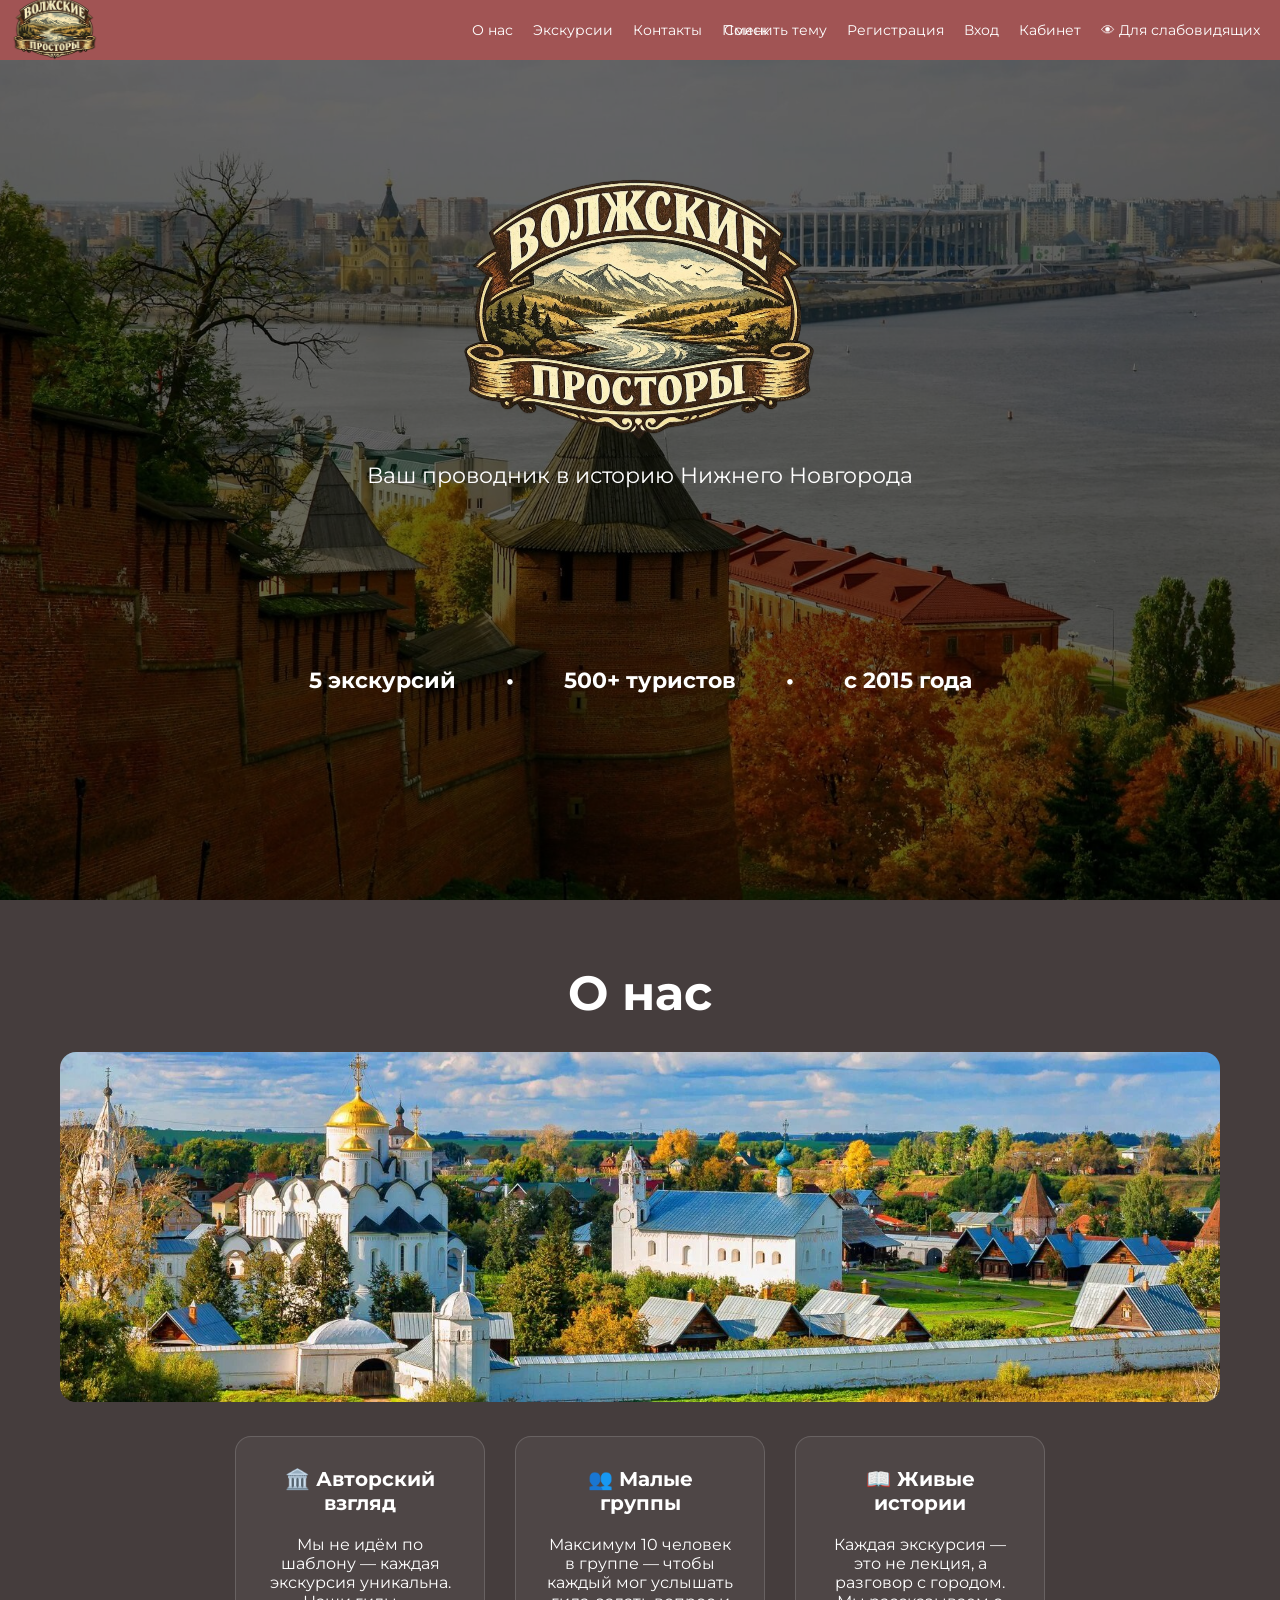
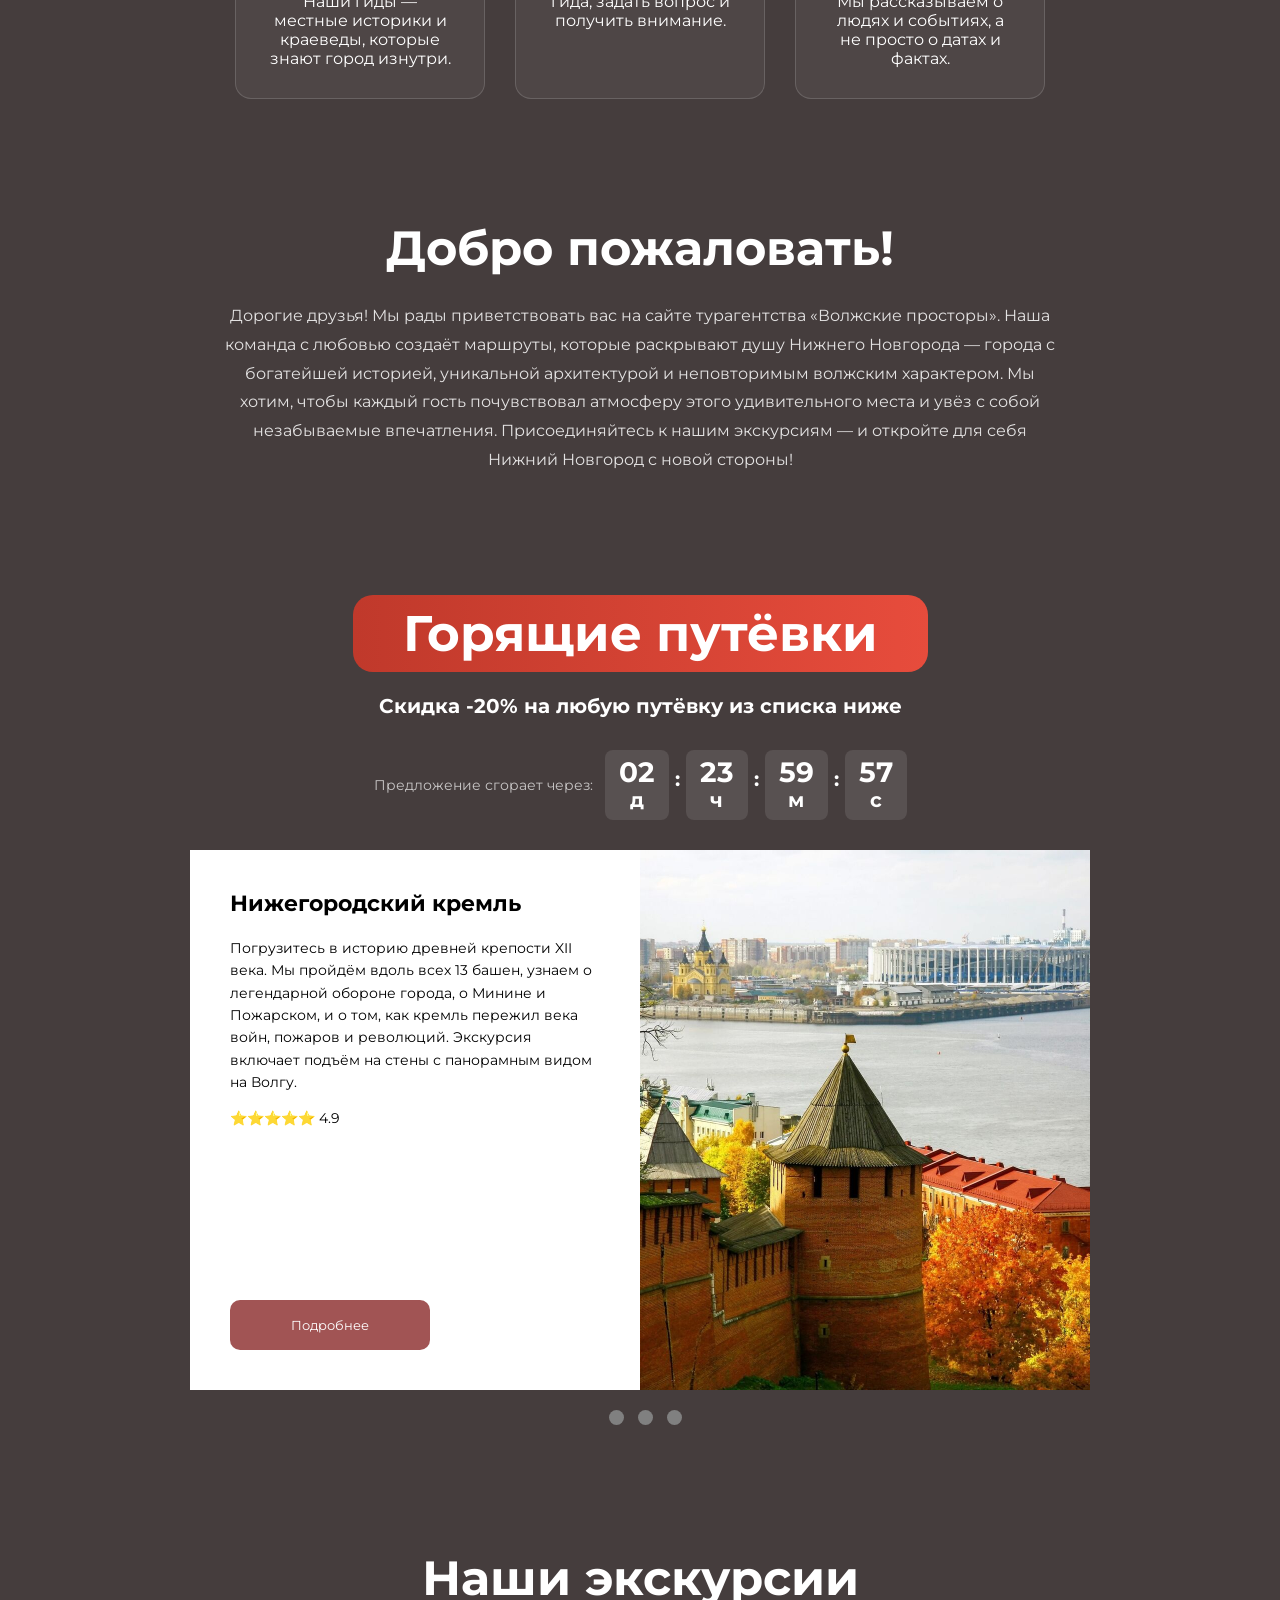
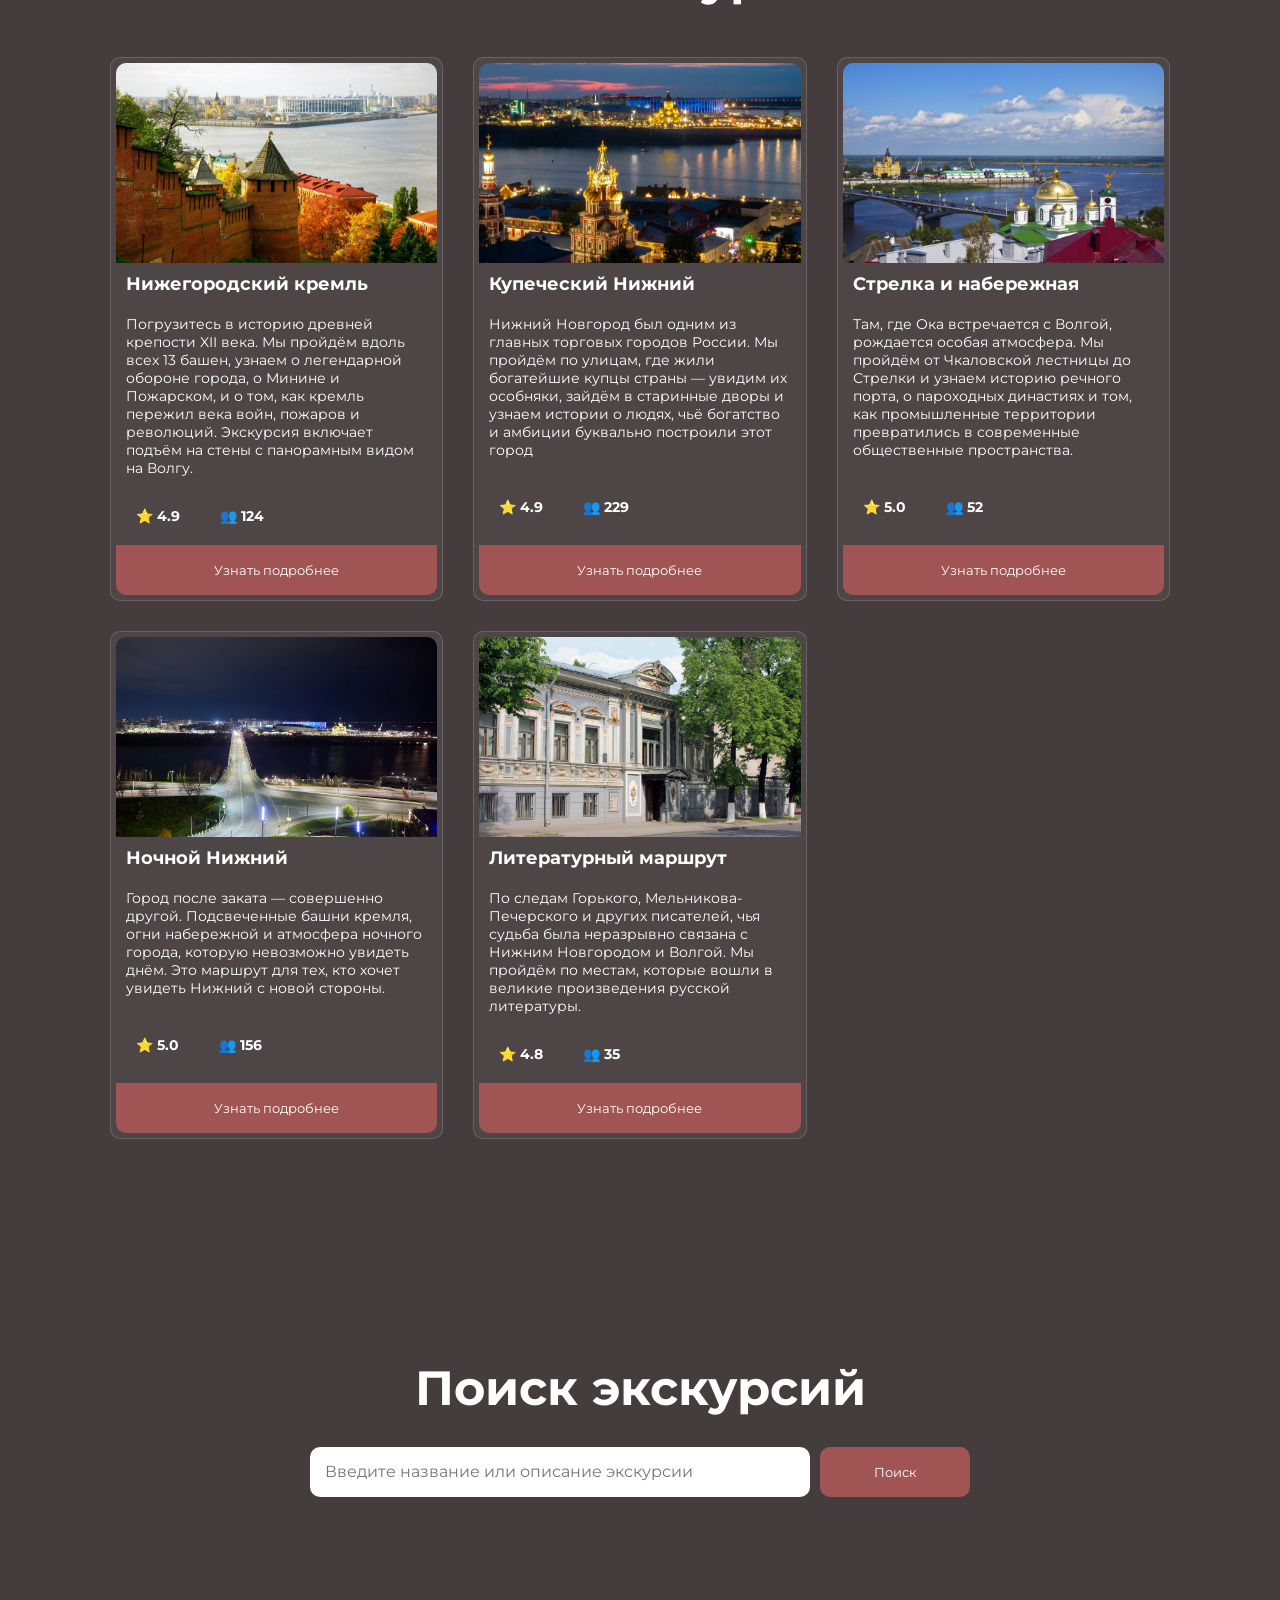
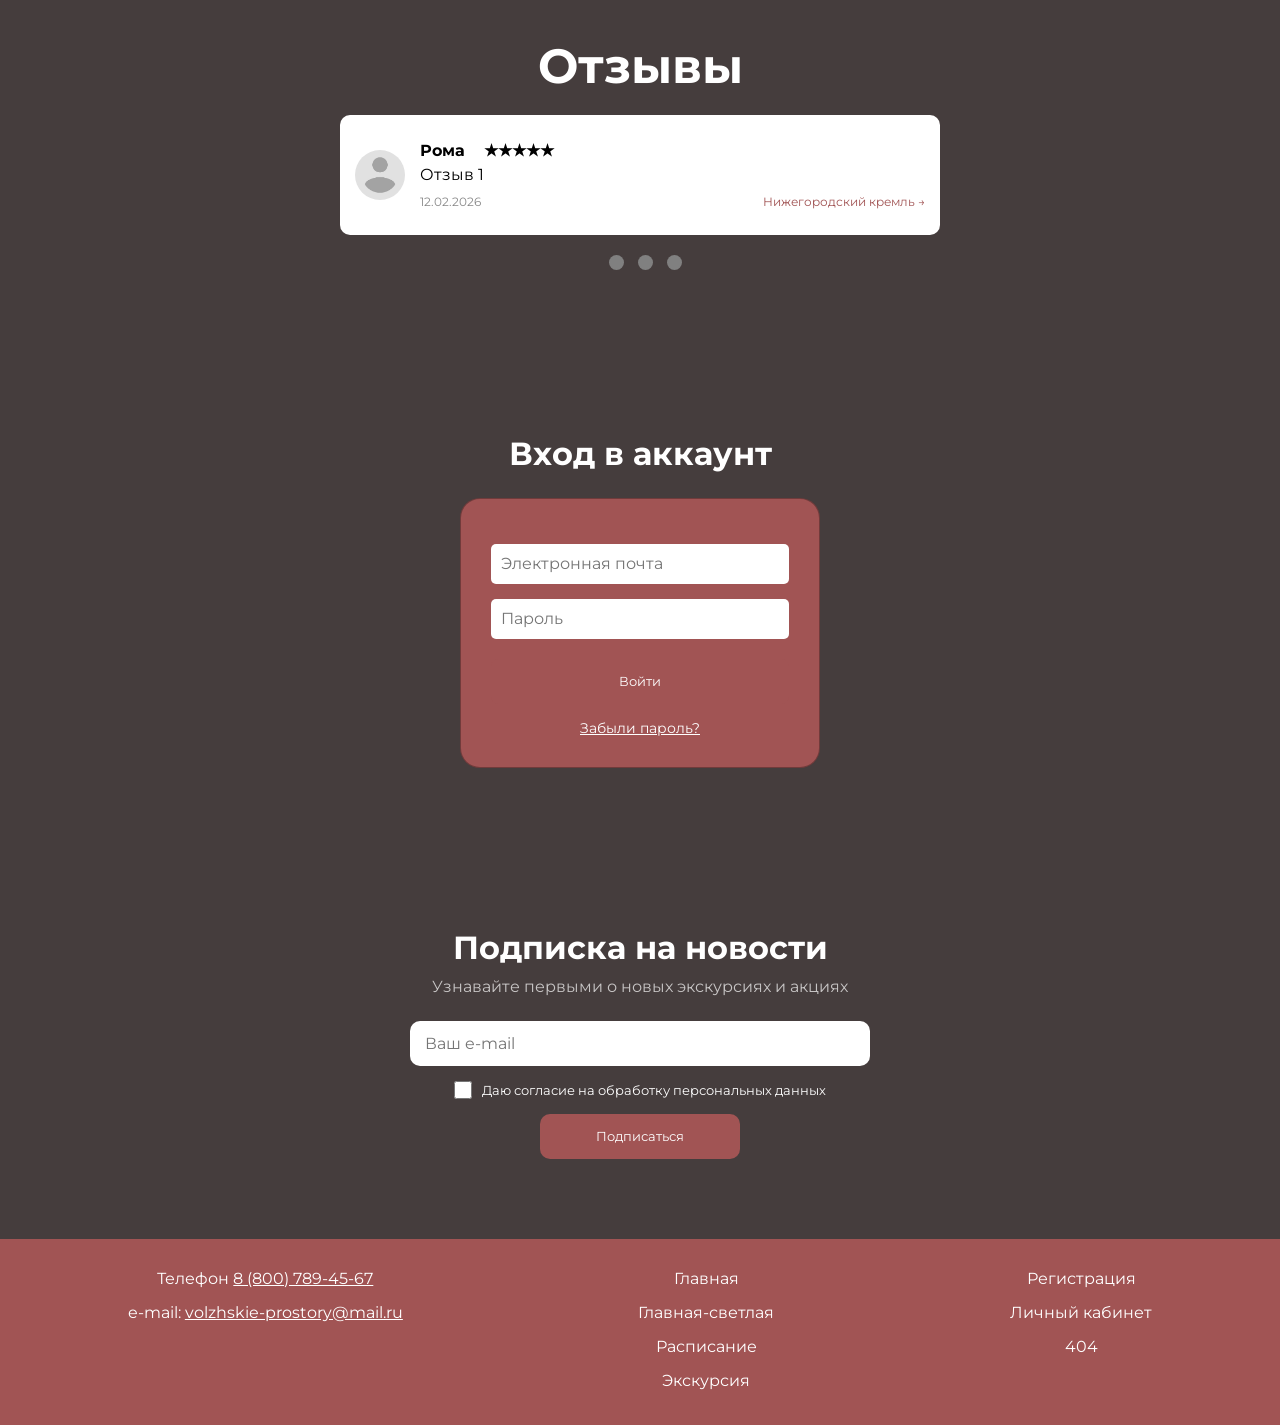
<file: index.html>
<!DOCTYPE html>
<html lang="ru">

<head>
    <meta charset="UTF-8">
    <meta name="viewport" content="width=device-width, initial-scale=1.0">
    <title>Главная — Волжские просторы</title>
    <link rel="stylesheet" href="css/style.css">
    <link rel="stylesheet" href="css/header.css">
    <link rel="stylesheet" href="css/footer.css">
    <link rel="stylesheet" href="css/sliders.css">
    <link rel="stylesheet" href="css/main.css">
    <link rel="stylesheet" href="css/responsive.css">
    <link rel="stylesheet" href="css/accessibility.css">
</head>

<body bgcolor="#453d3d">
    <header>
        <div class="headerleft">
            <a class="headerbtn" href="index.html"><img src="img/logo.png" alt="logo" class="logo"></a>
        </div>
        <div class="header_nav">
            <a class="headerbtn" href="#about_us">О нас</a>
            <a class="headerbtn" href="tour.html">Экскурсии</a>
            <a class="headerbtn" href="#contacts">Контакты</a>
            <a class="headerbtn" href="#search">Поиск</a>
        </div>
        <div class="header_right">
            <a class="headerbtn" href="index-light.html">Сменить тему</a>
            <a class="headerbtn" href="registration.html">Регистрация</a>
            <a class="headerbtn" href="#auth">Вход</a>
            <a class="headerbtn" href="account.html">Кабинет</a>
            <a class="headerbtn accessible_btn" href="#" onclick="toggleAccessibility(); return false;">👁 Для
                слабовидящих</a>
        </div>
        <a class="burger_btn" href="#" onclick="toggleMenu(); return false;">☰</a>
    </header>

    <div class="mobile_menu" id="mobile_menu">
        <a href="#about_us">О нас</a>
        <a href="tour.html">Экскурсии</a>
        <a href="#contacts">Контакты</a>
        <a href="#search">Поиск</a>
        <a href="index-light.html">Сменить тему</a>
        <a href="registration.html">Регистрация</a>
        <a href="#auth">Вход</a>
        <a href="account.html">Кабинет</a>
        <a class="accessible_btn_mobile" href="#" onclick="toggleAccessibility(); return false;">👁 Для слабовидящих</a>
    </div>

    <div class="hero">
        <img src="img/2.jpg" class="hero_background">
        <img src="img/logo.png" class="hero_logo" alt="Волжские просторы">
        <span>Ваш проводник в историю Нижнего Новгорода</span>
        <div>
            <p>5 экскурсий</p>
            <p>•</p>
            <p>500+ туристов</p>
            <p>•</p>
            <p>с 2015 года</p>
        </div>
    </div>

    <section id="about_us">
        <div class="about_us">
            <h1>О нас</h1>
            <div class="about_us_content">
                <div class="about_us_img">
                    <img src="img/about.jpg" alt="О нас">
                </div>
                <div class="about_us_container">
                    <div class="about_us_card">
                        <h2>🏛️ Авторский взгляд</h2>
                        <p>Мы не идём по шаблону — каждая экскурсия уникальна. Наши гиды — местные историки и краеведы,
                            которые знают город изнутри.</p>
                    </div>
                    <div class="about_us_card">
                        <h2>👥 Малые группы</h2>
                        <p>Максимум 10 человек в группе — чтобы каждый мог услышать гида, задать вопрос и получить
                            внимание.
                        </p>
                    </div>
                    <div class="about_us_card">
                        <h2>📖 Живые истории</h2>
                        <p>Каждая экскурсия — это не лекция, а разговор с городом. Мы рассказываем о людях и событиях, а
                            не
                            просто о датах и фактах.</p>
                    </div>
                </div>
            </div>
        </div>
    </section>

    <section id="welcome">
        <div class="welcome_section">
            <h1>Добро пожаловать!</h1>
            <p>Дорогие друзья! Мы рады приветствовать вас на сайте турагентства «Волжские просторы». Наша команда с
                любовью создаёт маршруты, которые раскрывают душу Нижнего Новгорода — города с богатейшей историей,
                уникальной архитектурой и неповторимым волжским характером. Мы хотим, чтобы каждый гость почувствовал
                атмосферу этого удивительного места и увёз с собой незабываемые впечатления. Присоединяйтесь к нашим
                экскурсиям — и откройте для себя Нижний Новгород с новой стороны!</p>
        </div>
    </section>

    <section id="hot_trips">
        <div class="hot_trips">
            <div class="hot_section">
                <div class="hot_badge">Горящие путёвки</div>
                <span>Скидка -20% на любую путёвку из списка ниже</span>
                <div class="timer_block">
                    <div class="timer_label">Предложение сгорает через:</div>
                    <div class="timer_digits">
                        <div class="timer_unit">
                            <span id="days">00</span>
                            <span class="timer_unit_label">д</span>
                        </div>
                        <span class="timer_sep">:</span>
                        <div class="timer_unit">
                            <span id="hours">00</span>
                            <span class="timer_unit_label">ч</span>
                        </div>
                        <span class="timer_sep">:</span>
                        <div class="timer_unit">
                            <span id="minutes">00</span>
                            <span class="timer_unit_label">м</span>
                        </div>
                        <span class="timer_sep">:</span>
                        <div class="timer_unit">
                            <span id="seconds">00</span>
                            <span class="timer_unit_label">с</span>
                        </div>
                    </div>
                </div>
            </div>
            <div class="hot_trips_slider">
                <input type="radio" name="slider" id="hot_trips_slide1" class="slider_radio" checked>
                <input type="radio" name="slider" id="hot_trips_slide2" class="slider_radio">
                <input type="radio" name="slider" id="hot_trips_slide3" class="slider_radio">
                <div class="hot_trips_slides">
                    <div class="hot_trip_block">
                        <h2>Нижегородский кремль</h2>
                        <p>Погрузитесь в историю древней крепости XII века. Мы пройдём вдоль всех 13 башен, узнаем о
                            легендарной обороне города, о Минине и Пожарском, и о том, как кремль пережил века войн,
                            пожаров и революций. Экскурсия включает подъём на стены с панорамным видом на Волгу.</p>
                        <div class="slider_rating">⭐⭐⭐⭐⭐ 4.9</div>
                        <a href="tour.html#tour1"><button>Подробнее</button></a>
                    </div>
                    <div class="hot_trips_slide">
                        <img src="img/2.jpg" alt="Слайд1">
                    </div>
                    <div class="hot_trip_block">
                        <h2>Купеческий Нижний</h2>
                        <p>Нижний Новгород был одним из главных торговых городов России. Мы пройдём по улицам, где жили
                            богатейшие купцы страны — увидим их особняки, зайдём в старинные дворы и узнаем истории о
                            людях, чьё богатство и амбиции буквально построили этот город.</p>
                        <div class="slider_rating">⭐⭐⭐⭐⭐ 4.9</div>
                        <a href="tour.html#tour2"><button>Подробнее</button></a>
                    </div>
                    <div class="hot_trips_slide">
                        <img src="img/3.jpg" alt="Слайд2">
                    </div>
                    <div class="hot_trip_block">
                        <h2>Стрелка и набережная</h2>
                        <p>Там, где Ока встречается с Волгой, рождается особая атмосфера. Мы пройдём от Чкаловской
                            лестницы до Стрелки и узнаем, как индустриальные территории стали современными общественными
                            пространствами.</p>
                        <div class="slider_rating">⭐⭐⭐⭐⭐ 5.0</div>
                        <a href="tour.html#tour3"><button>Подробнее</button></a>
                    </div>
                    <div class="hot_trips_slide">
                        <img src="img/1.jpeg" alt="Слайд3">
                    </div>
                </div>
                <div class="controls">
                    <label for="hot_trips_slide1"></label>
                    <label for="hot_trips_slide2"></label>
                    <label for="hot_trips_slide3"></label>
                </div>
            </div>
        </div>
    </section>

    <section id="trips">
        <h1>Наши экскурсии</h1>
        <div class="trips_container">
            <div class="trip_card">
                <img src="img/2.jpg">
                <h2>Нижегородский кремль</h2>
                <span>Погрузитесь в историю древней крепости XII века. Мы пройдём вдоль всех 13 башен, узнаем о
                    легендарной обороне города, о Минине и Пожарском, и о том, как кремль пережил века войн, пожаров
                    и революций. Экскурсия включает подъём на стены с панорамным видом на Волгу.</span>
                <div class="card_info">
                    <span>⭐ 4.9</span>
                    <span>👥 124</span>
                </div>
                <a href="tour.html#tour1"><button>Узнать подробнее</button></a>
            </div>
            <div class="trip_card">
                <img src="img/3.jpg">
                <h2>Купеческий Нижний</h2>
                <span>Нижний Новгород был одним из главных торговых городов России. Мы пройдём по улицам, где жили
                    богатейшие купцы страны — увидим их особняки, зайдём в старинные дворы и узнаем истории о людях,
                    чьё богатство и амбиции буквально построили этот город</span>
                <div class="card_info">
                    <span>⭐ 4.9</span>
                    <span>👥 229</span>
                </div>
                <a href="tour.html#tour2"><button>Узнать подробнее</button></a>
            </div>
            <div class="trip_card">
                <img src="img/1.jpeg">
                <h2>Стрелка и набережная</h2>
                <span>Там, где Ока встречается с Волгой, рождается особая атмосфера. Мы пройдём от Чкаловской
                    лестницы до Стрелки и узнаем историю речного порта, о пароходных династиях и том, как
                    промышленные территории превратились в современные общественные пространства.</span>
                <div class="card_info">
                    <span>⭐ 5.0</span>
                    <span>👥 52</span>
                </div>
                <a href="tour.html#tour3"><button>Узнать подробнее</button></a>
            </div>
            <div class="trip_card">
                <img src="img/4.webp">
                <h2>Ночной Нижний</h2>
                <span>Город после заката — совершенно другой. Подсвеченные башни кремля, огни набережной и атмосфера
                    ночного города, которую невозможно увидеть днём. Это маршрут для тех, кто хочет увидеть Нижний с
                    новой стороны.</span>
                <div class="card_info">
                    <span>⭐ 5.0</span>
                    <span>👥 156</span>
                </div>
                <a href="tour.html#tour4"><button>Узнать подробнее</button></a>
            </div>
            <div class="trip_card">
                <img src="img/5.jpeg">
                <h2>Литературный маршрут</h2>
                <span>По следам Горького, Мельникова-Печерского и других писателей, чья судьба была неразрывно связана с
                    Нижним Новгородом и Волгой. Мы пройдём по местам, которые вошли в великие произведения русской
                    литературы.</span>
                <div class="card_info">
                    <span>⭐ 4.8</span>
                    <span>👥 35</span>
                </div>
                <a href="tour.html#tour5"><button>Узнать подробнее</button></a>
            </div>
        </div>
    </section>

    <section id="search">
        <div class="search_section">
            <h1>Поиск экскурсий</h1>
            <div class="search_form">
                <input type="text" list="search_hints" placeholder="Введите название или описание экскурсии">
                <datalist id="search_hints">
                    <option value="Нижегородский кремль">
                    <option value="Купеческий Нижний">
                    <option value="Стрелка и набережная">
                    <option value="Ночной Нижний">
                    <option value="Литературный маршрут">
                </datalist>
                <button>Поиск</button>
            </div>
        </div>
    </section>

    <section id="reviews">
        <div class="reviews">
            <h1>Отзывы</h1>
            <div class="reviews_slider">
                <input type="radio" name="reviews_radio" id="review1" class="slider_radio" checked>
                <input type="radio" name="reviews_radio" id="review2" class="slider_radio">
                <input type="radio" name="reviews_radio" id="review3" class="slider_radio">
                <div class="reviews_slides">
                    <div class="review_slide">
                        <img src="img/avatar.jpg" alt="Аватар">
                        <div class="review_text">
                            <div class="review_header">
                                <span>Рома</span>
                                <span>★★★★★</span>
                            </div>
                            <span>Отзыв 1</span>
                            <div class="review_footer">
                                <span class="review_date">12.02.2026</span>
                                <a href="tour.html#tour1">Нижегородский кремль →</a>
                            </div>
                        </div>
                    </div>
                    <div class="review_slide">
                        <img src="img/avatar.jpg" alt="Аватар">
                        <div class="review_text">
                            <div class="review_header">
                                <span>Дима</span>
                                <span>★★★★☆</span>
                            </div>
                            <span>Отзыв 2</span>
                            <div class="review_footer">
                                <span class="review_date">28.01.2026</span>
                                <a href="tour.html#tour2">Купеческий Нижний →</a>
                            </div>
                        </div>
                    </div>
                    <div class="review_slide">
                        <img src="img/avatar.jpg" alt="Аватар">
                        <div class="review_text">
                            <div class="review_header">
                                <span>Егор</span>
                                <span>★★★★★</span>
                            </div>
                            <span>Отзыв 3</span>
                            <div class="review_footer">
                                <span class="review_date">05.03.2026</span>
                                <a href="tour.html#tour4">Ночной Нижний →</a>
                            </div>
                        </div>
                    </div>
                </div>
                <div class="controls">
                    <label for="review1"></label>
                    <label for="review2"></label>
                    <label for="review3"></label>
                </div>
            </div>
        </div>
    </section>

    <section id="auth">
        <div class="auth_section">
            <h1>Вход в аккаунт</h1>
            <div class="auth_form">
                <input type="email" placeholder="Электронная почта">
                <input type="password" placeholder="Пароль">
                <button class="submit_btn">Войти</button>
                <a href="#" class="forgot_link">Забыли пароль?</a>
            </div>
        </div>
    </section>

    <section id="subscribe">
        <div class="subscribe_section">
            <h1>Подписка на новости</h1>
            <p>Узнавайте первыми о новых экскурсиях и акциях</p>
            <div class="subscribe_form">
                <input type="email" placeholder="Ваш e-mail">
                <div class="subscribe_checkbox">
                    <input type="checkbox" id="subscribe_agree">
                    <label for="subscribe_agree">Даю согласие на обработку персональных данных</label>
                </div>
                <button class="submit_btn">Подписаться</button>
            </div>
        </div>
    </section>

    <section id="contacts">
        <footer>
            <div class="footer_container">
                <div class="footer_column1">
                    <span>Телефон <a href="tel:88007894567" style="color:white">8 (800) 789-45-67</a></span>
                    <span>e-mail: <a href="mailto:volzhskie-prostory@mail.ru"
                            style="color:white">volzhskie-prostory@mail.ru</a></span>
                </div>
                <div class="footer_column2">
                    <a href="index.html">Главная</a>
                    <a href="index-light.html">Главная-светлая</a>
                    <a href="schedule.html">Расписание</a>
                    <a href="tour.html">Экскурсия</a>
                </div>
                <div class="footer_column3">
                    <a href="registration.html">Регистрация</a>
                    <a href="account.html">Личный кабинет</a>
                    <a href="404.html">404</a>
                </div>
            </div>
        </footer>
    </section>
    <script src="js/hot_timer.js"></script>
    <script src="js/accessibility.js"></script>
    <script src="js/mobile_menu.js"></script>
</body>

</html>
</file>
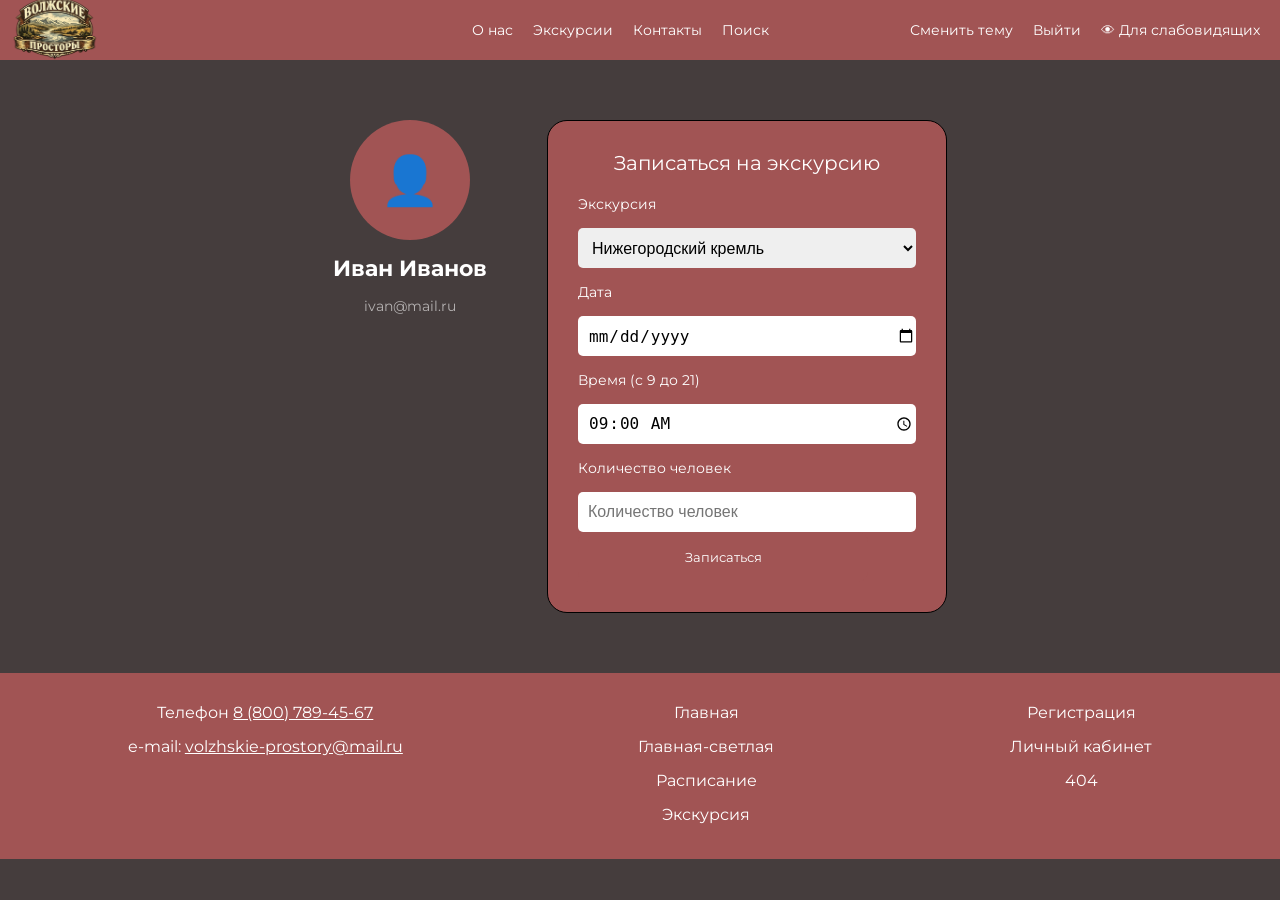
<file: account.html>
<!DOCTYPE html>
<html lang="ru">

<head>
    <meta charset="UTF-8">
    <meta name="viewport" content="width=device-width, initial-scale=1.0">
    <title>Личный кабинет — Волжские просторы</title>
    <link rel="stylesheet" href="css/style.css">
    <link rel="stylesheet" href="css/header.css">
    <link rel="stylesheet" href="css/footer.css">
    <link rel="stylesheet" href="css/account.css">
    <link rel="stylesheet" href="css/responsive.css">
    <link rel="stylesheet" href="css/accessibility.css">
</head>

<body bgcolor="#453d3d">
    <header>
        <div class="headerleft">
            <a class="headerbtn" href="index.html"><img src="img/logo.png" alt="logo" class="logo"></a>
        </div>
        <div class="header_nav">
            <a class="headerbtn" href="index.html#about_us">О нас</a>
            <a class="headerbtn" href="tour.html">Экскурсии</a>
            <a class="headerbtn" href="#contacts">Контакты</a>
            <a class="headerbtn" href="index.html#search">Поиск</a>
        </div>
        <div class="header_right">
            <a class="headerbtn" href="index-light.html">Сменить тему</a>
            <a class="headerbtn" href="login.html">Выйти</a>
            <a class="headerbtn accessible_btn" href="#" onclick="toggleAccessibility(); return false;">👁 Для слабовидящих</a>
        </div>
        <a class="burger_btn" href="#" onclick="toggleMenu(); return false;">☰</a>
    </header>

    <div class="mobile_menu" id="mobile_menu">
        <a href="index.html#about_us">О нас</a>
        <a href="tour.html">Экскурсии</a>
        <a href="#contacts">Контакты</a>
        <a href="index.html#search">Поиск</a>
        <a href="index-light.html">Сменить тему</a>
        <a href="login.html">Выйти</a>
        <a class="accessible_btn_mobile" href="#" onclick="toggleAccessibility(); return false;">👁 Для слабовидящих</a>
    </div>

    <section class="account_section">
        <div class="account_info">
            <div class="account_avatar">👤</div>
            <span class="account_name">Иван Иванов</span>
            <span class="account_email">ivan@mail.ru</span>
        </div>

        <div class="account_form_container">
            <p>Записаться на экскурсию</p>

            <label>Экскурсия</label>
            <select>
                <option>Нижегородский кремль</option>
                <option>Купеческий Нижний</option>
                <option>Стрелка и набережная</option>
                <option>Ночной Нижний</option>
                <option>Литературный маршрут</option>
            </select>

            <label>Дата</label>
            <input type="date">

            <label>Время (с 9 до 21)</label>
            <input type="time" min="09:00" max="21:00" value="09:00">

            <label>Количество человек</label>
            <input type="number" min="1" max="10" placeholder="Количество человек">

            <button class="submit_btn">Записаться</button>
        </div>
    </section>

    <section id="contacts">
        <footer>
            <div class="footer_container">
                <div class="footer_column1">
                    <span>Телефон <a href="tel:88007894567" style="color:white">8 (800) 789-45-67</a></span>
                    <span>e-mail: <a href="mailto:volzhskie-prostory@mail.ru" style="color:white">volzhskie-prostory@mail.ru</a></span>
                </div>
                <div class="footer_column2">
                    <a href="index.html">Главная</a>
                    <a href="index-light.html">Главная-светлая</a>
                    <a href="schedule.html">Расписание</a>
                    <a href="tour.html">Экскурсия</a>
                </div>
                <div class="footer_column3">
                    <a href="registration.html">Регистрация</a>
                    <a href="account.html">Личный кабинет</a>
                    <a href="404.html">404</a>
                </div>
            </div>
        </footer>
    </section>
    <script src="js/accessibility.js"></script>
    <script src="js/mobile_menu.js"></script>
</body>

</html>
</file>
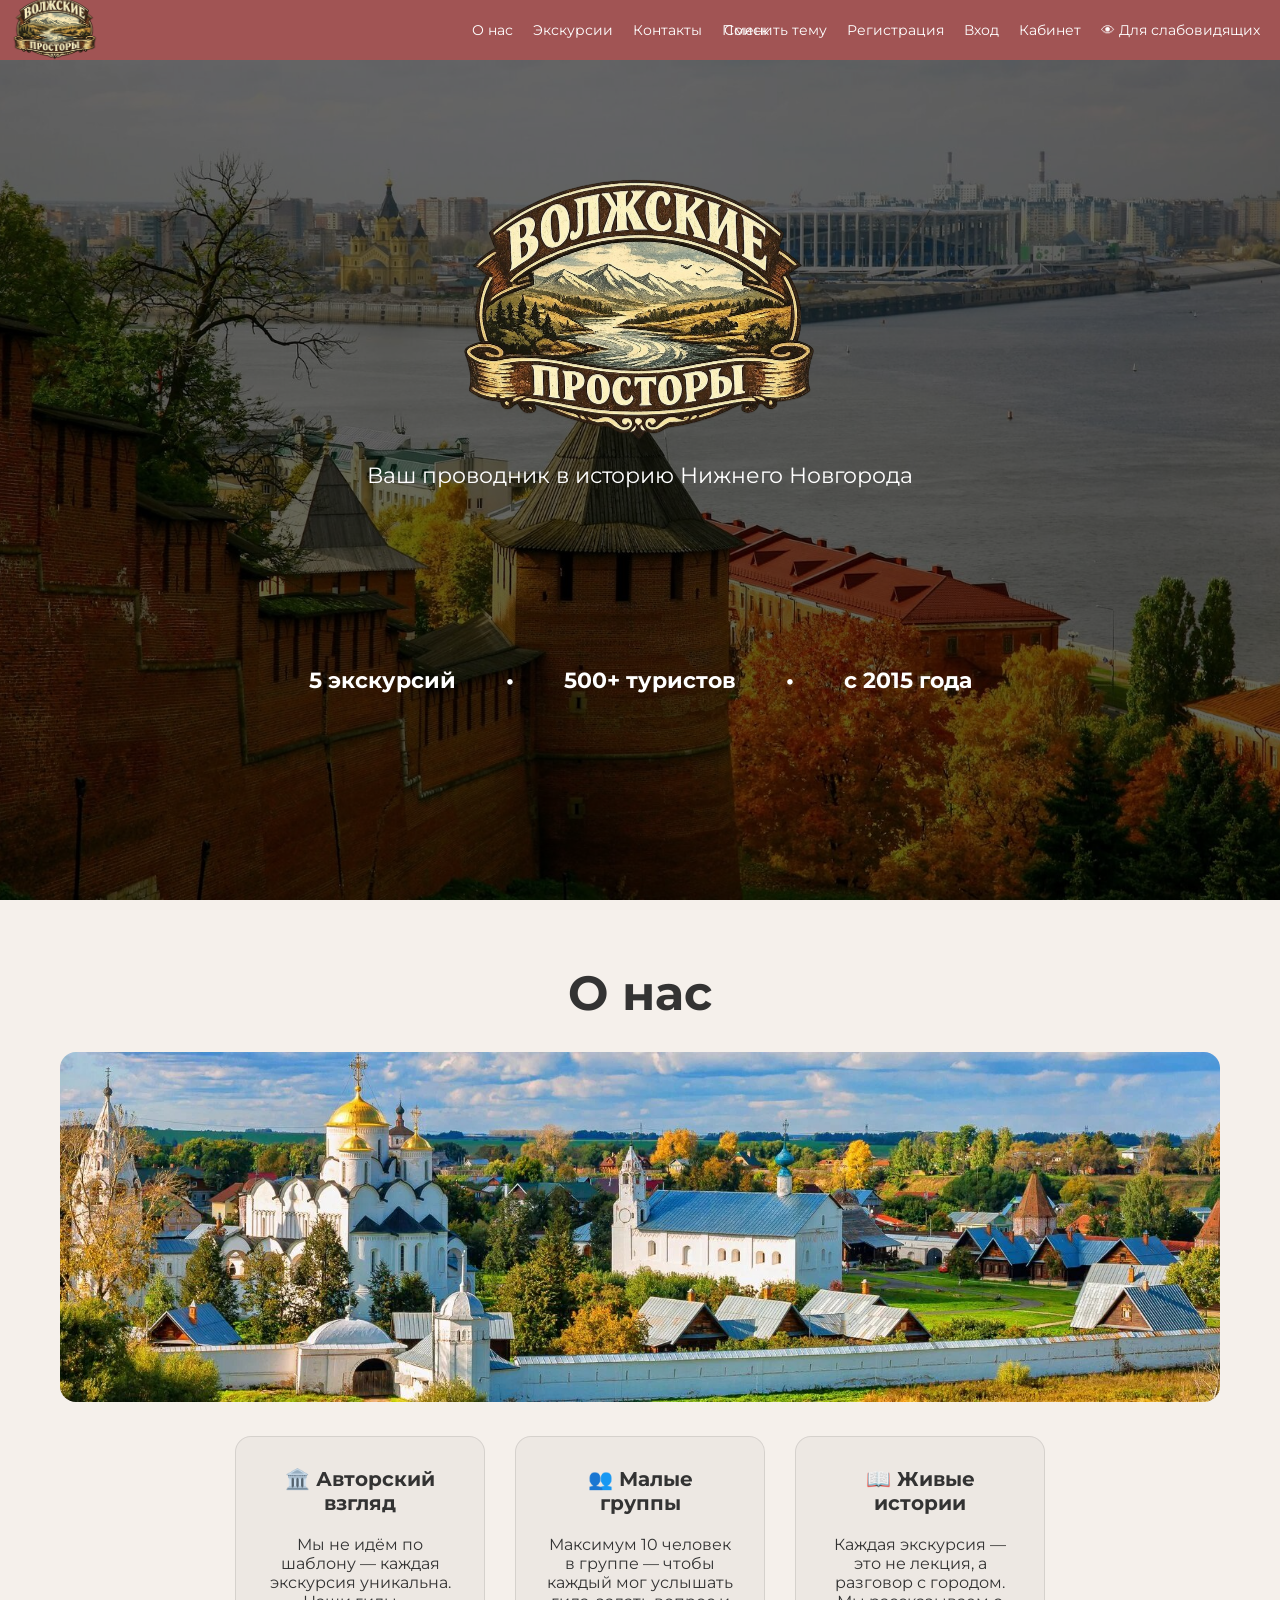
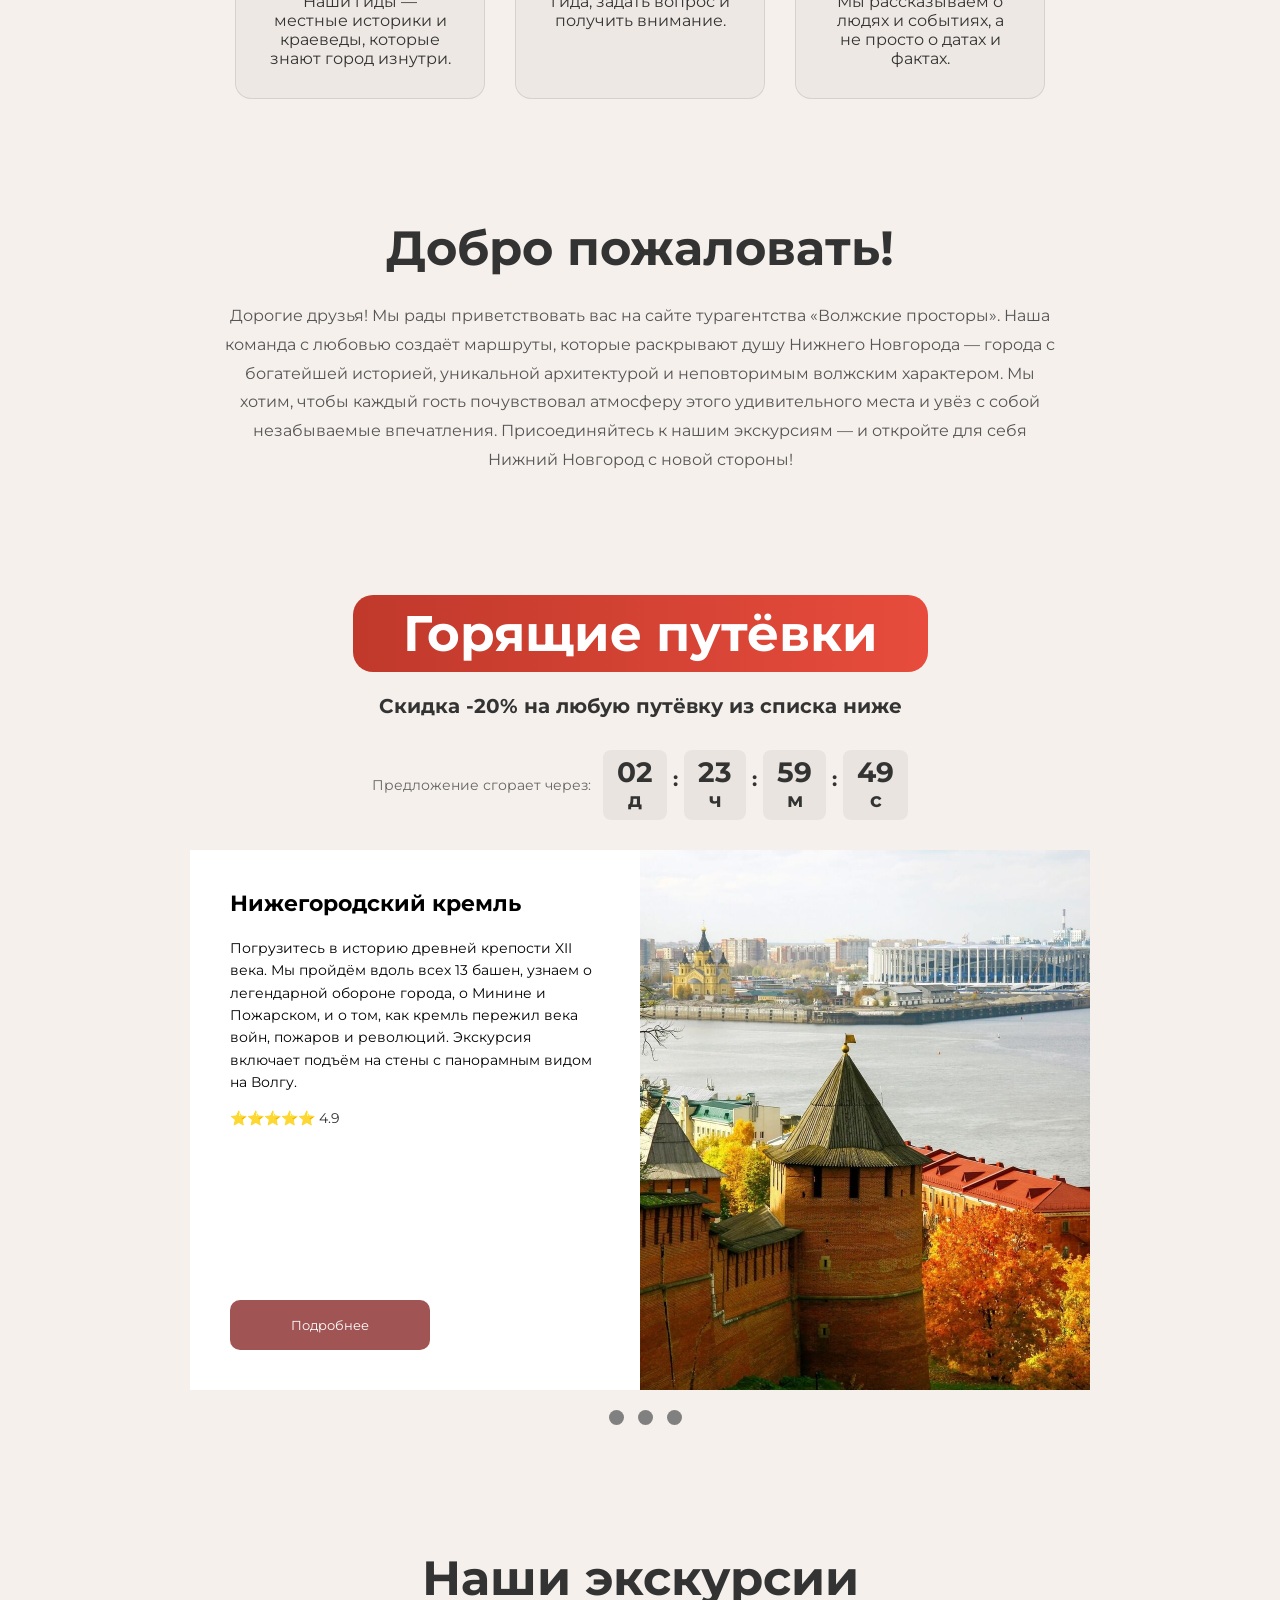
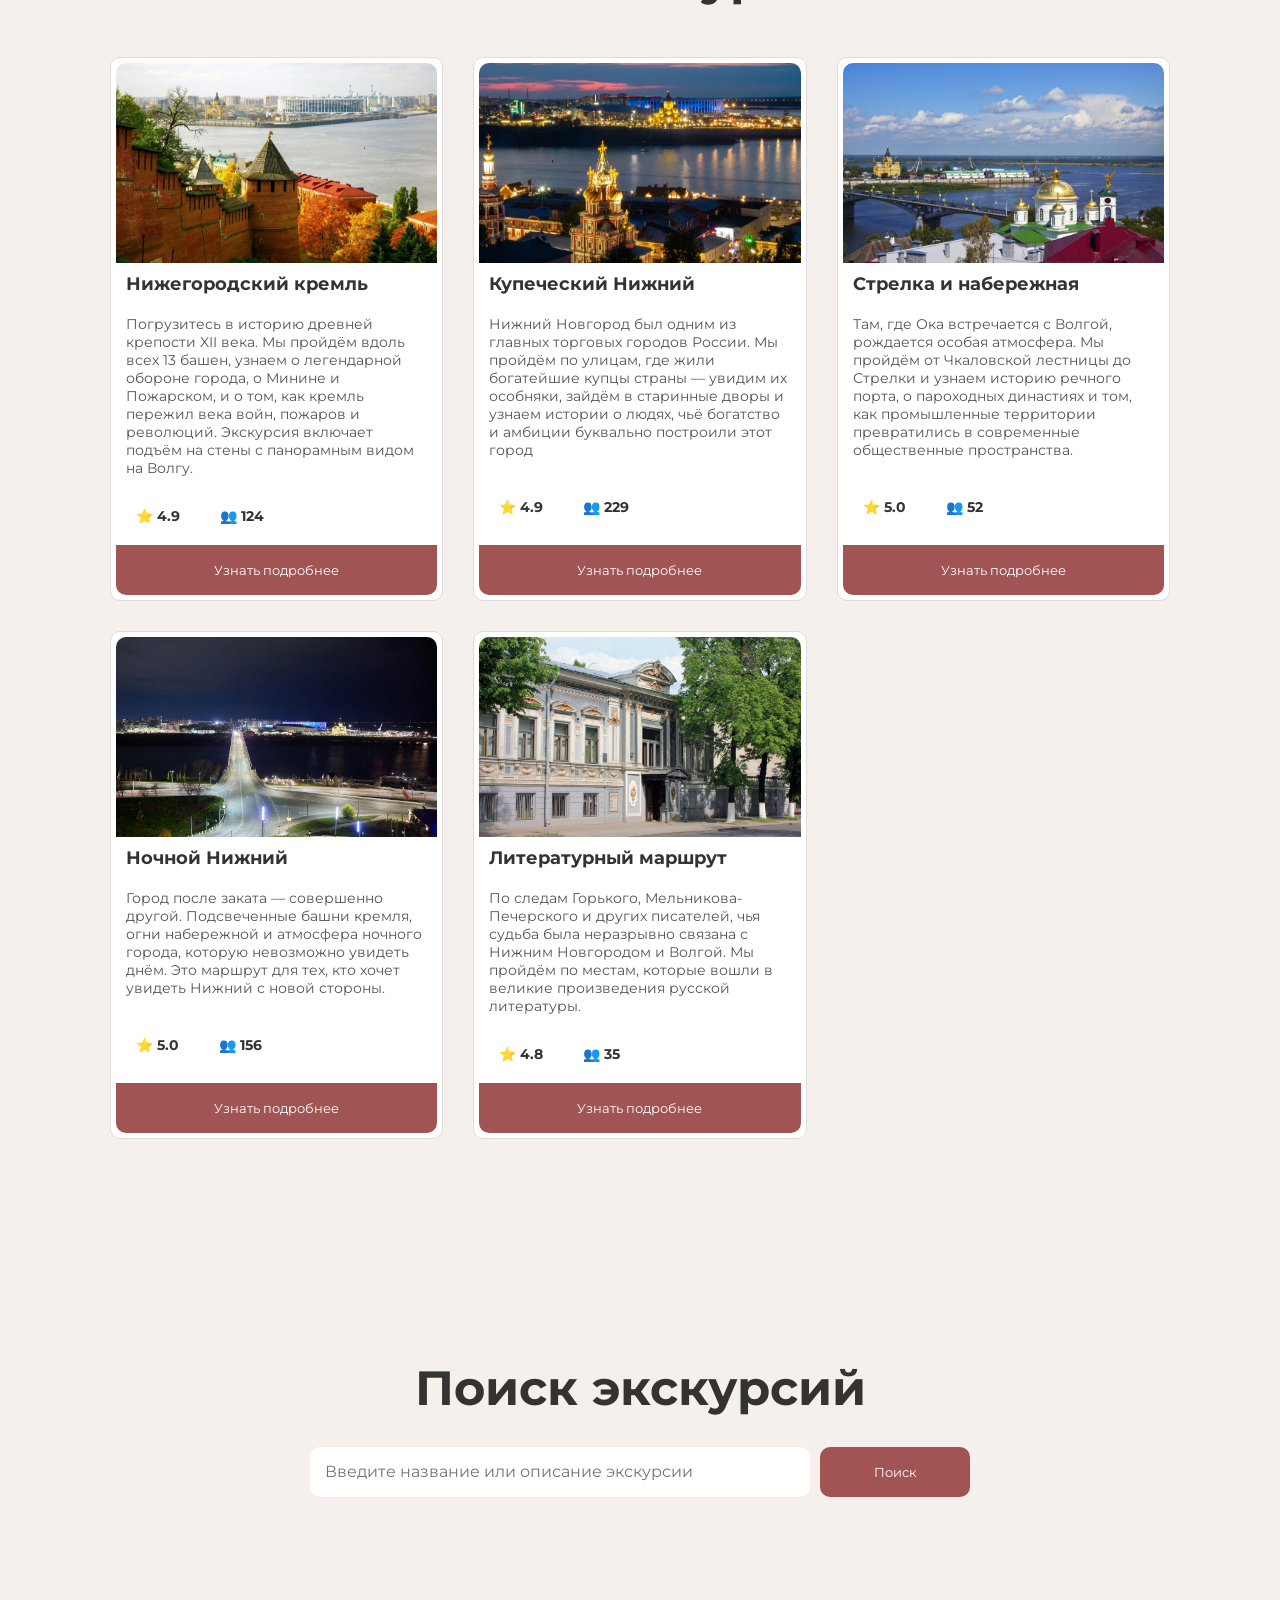
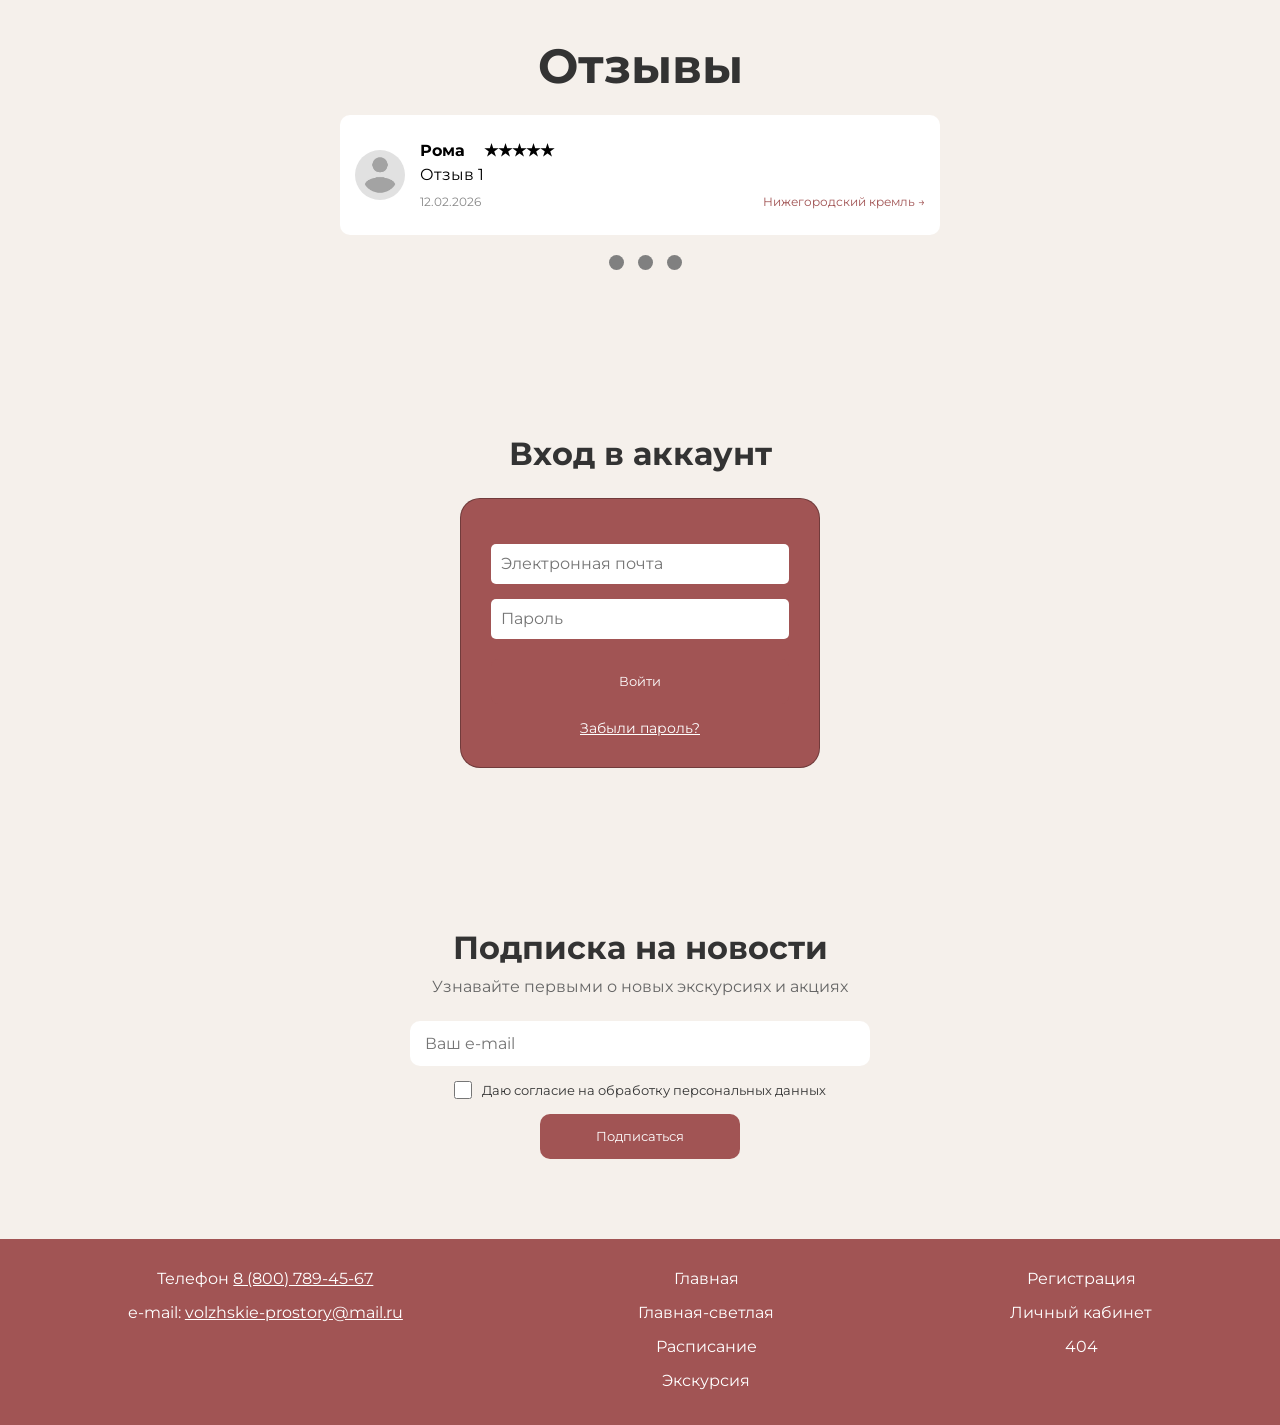
<file: index-light.html>
<!DOCTYPE html>
<html lang="ru">

<head>
    <meta charset="UTF-8">
    <meta name="viewport" content="width=device-width, initial-scale=1.0">
    <title>Главная — Волжские просторы (светлая)</title>
    <link rel="stylesheet" href="css/style.css">
    <link rel="stylesheet" href="css/header.css">
    <link rel="stylesheet" href="css/footer.css">
    <link rel="stylesheet" href="css/sliders.css">
    <link rel="stylesheet" href="css/main.css">
    <link rel="stylesheet" href="css/responsive.css">
    <link rel="stylesheet" href="css/accessibility.css">
    <style>
        body {
            background-color: #f5f0eb;
        }
        h1 {
            color: #333;
        }
        .about_us_card {
            background: rgba(0,0,0,0.03);
            border: 1px solid rgba(0,0,0,0.1);
            color: #333;
        }
        .welcome_section {
            color: #333;
        }
        .welcome_section p {
            color: #555;
        }
        .trip_card {
            background: white;
            border: 1px solid #ddd;
            color: #333;
        }
        .trip_card span {
            color: #555;
        }
        .card_info span {
            color: #333;
        }
        .search_section h1 {
            color: #333;
        }
        .reviews h1 {
            color: #333;
        }
        .auth_section h1 {
            color: #333;
        }
        .subscribe_section {
            color: #333;
        }
        .subscribe_section > p {
            color: #666;
        }
        .subscribe_checkbox {
            color: #333;
        }
        .hot_section span {
            color: #333;
        }
        .hot_badge {
            color: white;
        }
        .timer_unit {
            background: rgba(0,0,0,0.05);
        }
        .timer_unit span:first-child {
            color: #333;
        }
        .timer_unit_label {
            color: #888;
        }
        .timer_sep {
            color: #333;
        }
        .timer_label {
            color: #666;
        }
        .hero h1 {
            color: white;
        }
        .hero span {
            color: white;
        }
        .hero div p {
            color: white;
        }
        .slider_rating {
            color: #333;
        }
        footer a {
            color: white;
        }
    </style>
</head>

<body bgcolor="#453d3d">
    <header>
        <div class="headerleft">
            <a class="headerbtn" href="index.html"><img src="img/logo.png" alt="logo" class="logo"></a>
        </div>
        <div class="header_nav">
            <a class="headerbtn" href="#about_us">О нас</a>
            <a class="headerbtn" href="tour.html">Экскурсии</a>
            <a class="headerbtn" href="#contacts">Контакты</a>
            <a class="headerbtn" href="#search">Поиск</a>
        </div>
        <div class="header_right">
            <a class="headerbtn" href="index.html">Сменить тему</a>
            <a class="headerbtn" href="registration.html">Регистрация</a>
            <a class="headerbtn" href="#auth">Вход</a>
            <a class="headerbtn" href="account.html">Кабинет</a>
            <a class="headerbtn accessible_btn" href="#" onclick="toggleAccessibility(); return false;">👁 Для
                слабовидящих</a>
        </div>
        <a class="burger_btn" href="#" onclick="toggleMenu(); return false;">☰</a>
    </header>

    <div class="mobile_menu" id="mobile_menu">
        <a href="#about_us">О нас</a>
        <a href="tour.html">Экскурсии</a>
        <a href="#contacts">Контакты</a>
        <a href="#search">Поиск</a>
        <a href="index-light.html">Сменить тему</a>
        <a href="registration.html">Регистрация</a>
        <a href="#auth">Вход</a>
        <a href="account.html">Кабинет</a>
        <a class="accessible_btn_mobile" href="#" onclick="toggleAccessibility(); return false;">👁 Для слабовидящих</a>
    </div>

    <div class="hero">
        <img src="img/2.jpg" class="hero_background">
        <img src="img/logo.png" class="hero_logo" alt="Волжские просторы">
        <span>Ваш проводник в историю Нижнего Новгорода</span>
        <div>
            <p>5 экскурсий</p>
            <p>•</p>
            <p>500+ туристов</p>
            <p>•</p>
            <p>с 2015 года</p>
        </div>
    </div>

    <section id="about_us">
        <div class="about_us">
            <h1 style="color: #333">О нас</h1>
            <div class="about_us_content">
                <div class="about_us_img">
                    <img src="img/about.jpg" alt="О нас">
                </div>
                <div class="about_us_container">
                    <div class="about_us_card">
                        <h2>🏛️ Авторский взгляд</h2>
                        <p>Мы не идём по шаблону — каждая экскурсия уникальна. Наши гиды — местные историки и краеведы,
                            которые знают город изнутри.</p>
                    </div>
                    <div class="about_us_card">
                        <h2>👥 Малые группы</h2>
                        <p>Максимум 10 человек в группе — чтобы каждый мог услышать гида, задать вопрос и получить
                            внимание.
                        </p>
                    </div>
                    <div class="about_us_card">
                        <h2>📖 Живые истории</h2>
                        <p>Каждая экскурсия — это не лекция, а разговор с городом. Мы рассказываем о людях и событиях, а
                            не
                            просто о датах и фактах.</p>
                    </div>
                </div>
            </div>
        </div>
    </section>

    <section id="welcome">
        <div class="welcome_section">
            <h1>Добро пожаловать!</h1>
            <p>Дорогие друзья! Мы рады приветствовать вас на сайте турагентства «Волжские просторы». Наша команда с
                любовью создаёт маршруты, которые раскрывают душу Нижнего Новгорода — города с богатейшей историей,
                уникальной архитектурой и неповторимым волжским характером. Мы хотим, чтобы каждый гость почувствовал
                атмосферу этого удивительного места и увёз с собой незабываемые впечатления. Присоединяйтесь к нашим
                экскурсиям — и откройте для себя Нижний Новгород с новой стороны!</p>
        </div>
    </section>

    <section id="hot_trips">
        <div class="hot_trips">
            <div class="hot_section">
                <div class="hot_badge">Горящие путёвки</div>
                <span>Скидка -20% на любую путёвку из списка ниже</span>
                <div class="timer_block">
                    <div class="timer_label">Предложение сгорает через:</div>
                    <div class="timer_digits">
                        <div class="timer_unit">
                            <span id="days">00</span>
                            <span class="timer_unit_label">д</span>
                        </div>
                        <span class="timer_sep">:</span>
                        <div class="timer_unit">
                            <span id="hours">00</span>
                            <span class="timer_unit_label">ч</span>
                        </div>
                        <span class="timer_sep">:</span>
                        <div class="timer_unit">
                            <span id="minutes">00</span>
                            <span class="timer_unit_label">м</span>
                        </div>
                        <span class="timer_sep">:</span>
                        <div class="timer_unit">
                            <span id="seconds">00</span>
                            <span class="timer_unit_label">с</span>
                        </div>
                    </div>
                </div>
            </div>
            <div class="hot_trips_slider">
                <input type="radio" name="slider" id="hot_trips_slide1" class="slider_radio" checked>
                <input type="radio" name="slider" id="hot_trips_slide2" class="slider_radio">
                <input type="radio" name="slider" id="hot_trips_slide3" class="slider_radio">
                <div class="hot_trips_slides">
                    <div class="hot_trip_block">
                        <h2>Нижегородский кремль</h2>
                        <p>Погрузитесь в историю древней крепости XII века. Мы пройдём вдоль всех 13 башен, узнаем о
                            легендарной обороне города, о Минине и Пожарском, и о том, как кремль пережил века войн,
                            пожаров и революций. Экскурсия включает подъём на стены с панорамным видом на Волгу.</p>
                        <div class="slider_rating">⭐⭐⭐⭐⭐ 4.9</div>
                        <a href="tour.html#tour1"><button>Подробнее</button></a>
                    </div>
                    <div class="hot_trips_slide">
                        <img src="img/2.jpg" alt="Слайд1">
                    </div>
                    <div class="hot_trip_block">
                        <h2>Купеческий Нижний</h2>
                        <p>Нижний Новгород был одним из главных торговых городов России. Мы пройдём по улицам, где жили
                            богатейшие купцы страны — увидим их особняки, зайдём в старинные дворы и узнаем истории о
                            людях, чьё богатство и амбиции буквально построили этот город.</p>
                        <div class="slider_rating">⭐⭐⭐⭐⭐ 4.9</div>
                        <a href="tour.html#tour2"><button>Подробнее</button></a>
                    </div>
                    <div class="hot_trips_slide">
                        <img src="img/3.jpg" alt="Слайд2">
                    </div>
                    <div class="hot_trip_block">
                        <h2>Стрелка и набережная</h2>
                        <p>Там, где Ока встречается с Волгой, рождается особая атмосфера. Мы пройдём от Чкаловской
                            лестницы до Стрелки и узнаем, как индустриальные территории стали современными общественными
                            пространствами.</p>
                        <div class="slider_rating">⭐⭐⭐⭐⭐ 5.0</div>
                        <a href="tour.html#tour3"><button>Подробнее</button></a>
                    </div>
                    <div class="hot_trips_slide">
                        <img src="img/1.jpeg" alt="Слайд3">
                    </div>
                </div>
                <div class="controls">
                    <label for="hot_trips_slide1"></label>
                    <label for="hot_trips_slide2"></label>
                    <label for="hot_trips_slide3"></label>
                </div>
            </div>
        </div>
    </section>

    <section id="trips">
        <h1>Наши экскурсии</h1>
        <div class="trips_container">
            <div class="trip_card">
                <img src="img/2.jpg">
                <h2>Нижегородский кремль</h2>
                <span>Погрузитесь в историю древней крепости XII века. Мы пройдём вдоль всех 13 башен, узнаем о
                    легендарной обороне города, о Минине и Пожарском, и о том, как кремль пережил века войн, пожаров
                    и революций. Экскурсия включает подъём на стены с панорамным видом на Волгу.</span>
                <div class="card_info">
                    <span>⭐ 4.9</span>
                    <span>👥 124</span>
                </div>
                <a href="tour.html#tour1"><button>Узнать подробнее</button></a>
            </div>
            <div class="trip_card">
                <img src="img/3.jpg">
                <h2>Купеческий Нижний</h2>
                <span>Нижний Новгород был одним из главных торговых городов России. Мы пройдём по улицам, где жили
                    богатейшие купцы страны — увидим их особняки, зайдём в старинные дворы и узнаем истории о людях,
                    чьё богатство и амбиции буквально построили этот город</span>
                <div class="card_info">
                    <span>⭐ 4.9</span>
                    <span>👥 229</span>
                </div>
                <a href="tour.html#tour2"><button>Узнать подробнее</button></a>
            </div>
            <div class="trip_card">
                <img src="img/1.jpeg">
                <h2>Стрелка и набережная</h2>
                <span>Там, где Ока встречается с Волгой, рождается особая атмосфера. Мы пройдём от Чкаловской
                    лестницы до Стрелки и узнаем историю речного порта, о пароходных династиях и том, как
                    промышленные территории превратились в современные общественные пространства.</span>
                <div class="card_info">
                    <span>⭐ 5.0</span>
                    <span>👥 52</span>
                </div>
                <a href="tour.html#tour3"><button>Узнать подробнее</button></a>
            </div>
            <div class="trip_card">
                <img src="img/4.webp">
                <h2>Ночной Нижний</h2>
                <span>Город после заката — совершенно другой. Подсвеченные башни кремля, огни набережной и атмосфера
                    ночного города, которую невозможно увидеть днём. Это маршрут для тех, кто хочет увидеть Нижний с
                    новой стороны.</span>
                <div class="card_info">
                    <span>⭐ 5.0</span>
                    <span>👥 156</span>
                </div>
                <a href="tour.html#tour4"><button>Узнать подробнее</button></a>
            </div>
            <div class="trip_card">
                <img src="img/5.jpeg">
                <h2>Литературный маршрут</h2>
                <span>По следам Горького, Мельникова-Печерского и других писателей, чья судьба была неразрывно связана с
                    Нижним Новгородом и Волгой. Мы пройдём по местам, которые вошли в великие произведения русской
                    литературы.</span>
                <div class="card_info">
                    <span>⭐ 4.8</span>
                    <span>👥 35</span>
                </div>
                <a href="tour.html#tour5"><button>Узнать подробнее</button></a>
            </div>
        </div>
    </section>

    <section id="search">
        <div class="search_section">
            <h1>Поиск экскурсий</h1>
            <div class="search_form">
                <input type="text" list="search_hints" placeholder="Введите название или описание экскурсии">
                <datalist id="search_hints">
                    <option value="Нижегородский кремль">
                    <option value="Купеческий Нижний">
                    <option value="Стрелка и набережная">
                    <option value="Ночной Нижний">
                    <option value="Литературный маршрут">
                </datalist>
                <button>Поиск</button>
            </div>
        </div>
    </section>

    <section id="reviews">
        <div class="reviews">
            <h1>Отзывы</h1>
            <div class="reviews_slider">
                <input type="radio" name="reviews_radio" id="review1" class="slider_radio" checked>
                <input type="radio" name="reviews_radio" id="review2" class="slider_radio">
                <input type="radio" name="reviews_radio" id="review3" class="slider_radio">
                <div class="reviews_slides">
                    <div class="review_slide">
                        <img src="img/avatar.jpg" alt="Аватар">
                        <div class="review_text">
                            <div class="review_header">
                                <span>Рома</span>
                                <span>★★★★★</span>
                            </div>
                            <span>Отзыв 1</span>
                            <div class="review_footer">
                                <span class="review_date">12.02.2026</span>
                                <a href="tour.html#tour1">Нижегородский кремль →</a>
                            </div>
                        </div>
                    </div>
                    <div class="review_slide">
                        <img src="img/avatar.jpg" alt="Аватар">
                        <div class="review_text">
                            <div class="review_header">
                                <span>Дима</span>
                                <span>★★★★☆</span>
                            </div>
                            <span>Отзыв 2</span>
                            <div class="review_footer">
                                <span class="review_date">28.01.2026</span>
                                <a href="tour.html#tour2">Купеческий Нижний →</a>
                            </div>
                        </div>
                    </div>
                    <div class="review_slide">
                        <img src="img/avatar.jpg" alt="Аватар">
                        <div class="review_text">
                            <div class="review_header">
                                <span>Егор</span>
                                <span>★★★★★</span>
                            </div>
                            <span>Отзыв 3</span>
                            <div class="review_footer">
                                <span class="review_date">05.03.2026</span>
                                <a href="tour.html#tour4">Ночной Нижний →</a>
                            </div>
                        </div>
                    </div>
                </div>
                <div class="controls">
                    <label for="review1"></label>
                    <label for="review2"></label>
                    <label for="review3"></label>
                </div>
            </div>
        </div>
    </section>

    <section id="auth">
        <div class="auth_section">
            <h1>Вход в аккаунт</h1>
            <div class="auth_form">
                <input type="email" placeholder="Электронная почта">
                <input type="password" placeholder="Пароль">
                <button class="submit_btn">Войти</button>
                <a href="#" class="forgot_link">Забыли пароль?</a>
            </div>
        </div>
    </section>

    <section id="subscribe">
        <div class="subscribe_section">
            <h1>Подписка на новости</h1>
            <p>Узнавайте первыми о новых экскурсиях и акциях</p>
            <div class="subscribe_form">
                <input type="email" placeholder="Ваш e-mail">
                <div class="subscribe_checkbox">
                    <input type="checkbox" id="subscribe_agree">
                    <label for="subscribe_agree">Даю согласие на обработку персональных данных</label>
                </div>
                <button class="submit_btn">Подписаться</button>
            </div>
        </div>
    </section>

    <section id="contacts">
        <footer>
            <div class="footer_container">
                <div class="footer_column1">
                    <span>Телефон <a href="tel:88007894567" style="color:white">8 (800) 789-45-67</a></span>
                    <span>e-mail: <a href="mailto:volzhskie-prostory@mail.ru"
                            style="color:white">volzhskie-prostory@mail.ru</a></span>
                </div>
                <div class="footer_column2">
                    <a href="index.html">Главная</a>
                    <a href="index-light.html">Главная-светлая</a>
                    <a href="schedule.html">Расписание</a>
                    <a href="tour.html">Экскурсия</a>
                </div>
                <div class="footer_column3">
                    <a href="registration.html">Регистрация</a>
                    <a href="account.html">Личный кабинет</a>
                    <a href="404.html">404</a>
                </div>
            </div>
        </footer>
    </section>
    <script src="js/hot_timer.js"></script>
    <script src="js/accessibility.js"></script>
    <script src="js/mobile_menu.js"></script>
</body>

</html>
</file>
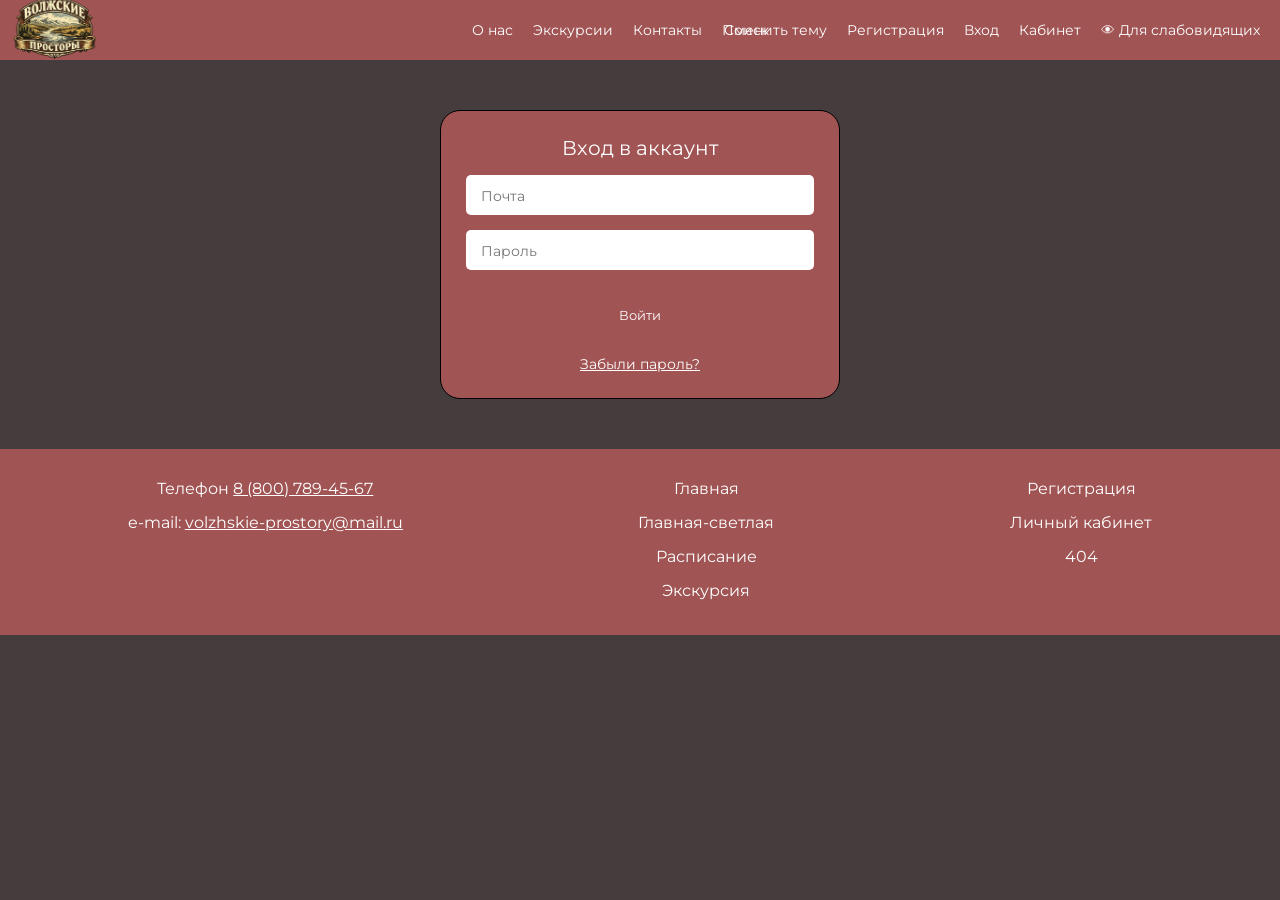
<file: login.html>
<!DOCTYPE html>
<html lang="ru">

<head>
    <meta charset="UTF-8">
    <meta name="viewport" content="width=device-width, initial-scale=1.0">
    <title>Вход — Волжские просторы</title>
    <link rel="stylesheet" href="css/style.css">
    <link rel="stylesheet" href="css/forms.css">
    <link rel="stylesheet" href="css/header.css">
    <link rel="stylesheet" href="css/footer.css">
    <link rel="stylesheet" href="css/responsive.css">
    <link rel="stylesheet" href="css/accessibility.css">
</head>

<body bgcolor="#453d3d">
    <header>
        <div class="headerleft">
            <a class="headerbtn" href="index.html"><img src="img/logo.png" alt="logo" class="logo"></a>
        </div>
        <div class="header_nav">
            <a class="headerbtn" href="index.html#about_us">О нас</a>
            <a class="headerbtn" href="tour.html">Экскурсии</a>
            <a class="headerbtn" href="#contacts">Контакты</a>
            <a class="headerbtn" href="index.html#search">Поиск</a>
        </div>
        <div class="header_right">
            <a class="headerbtn" href="index-light.html">Сменить тему</a>
            <a class="headerbtn" href="registration.html">Регистрация</a>
            <a class="headerbtn" href="login.html">Вход</a>
            <a class="headerbtn" href="account.html">Кабинет</a>
            <a class="headerbtn accessible_btn" href="#" onclick="toggleAccessibility(); return false;">👁 Для слабовидящих</a>
        </div>
        <a class="burger_btn" href="#" onclick="toggleMenu(); return false;">☰</a>
    </header>

    <div class="mobile_menu" id="mobile_menu">
        <a href="index.html#about_us">О нас</a>
        <a href="tour.html">Экскурсии</a>
        <a href="#contacts">Контакты</a>
        <a href="index.html#search">Поиск</a>
        <a href="index-light.html">Сменить тему</a>
        <a href="registration.html">Регистрация</a>
        <a href="login.html">Вход</a>
        <a href="account.html">Кабинет</a>
        <a class="accessible_btn_mobile" href="#" onclick="toggleAccessibility(); return false;">👁 Для слабовидящих</a>
    </div>

    <form>
        <div class="form_container">
            <p>Вход в аккаунт</p>
            <input type="email" id="email" placeholder="Почта" required>
            <input type="password" id="pwd" placeholder="Пароль" required>
            <button class="submit_btn">Войти</button>
            <a href="#" class="forgot_link" style="display:block; text-align:center; margin-top:15px; color:white; font-size:14px;">Забыли пароль?</a>
        </div>
    </form>

    <section id="contacts">
        <footer>
            <div class="footer_container">
                <div class="footer_column1">
                    <span>Телефон <a href="tel:88007894567" style="color:white">8 (800) 789-45-67</a></span>
                    <span>e-mail: <a href="mailto:volzhskie-prostory@mail.ru" style="color:white">volzhskie-prostory@mail.ru</a></span>
                </div>
                <div class="footer_column2">
                    <a href="index.html">Главная</a>
                    <a href="index-light.html">Главная-светлая</a>
                    <a href="schedule.html">Расписание</a>
                    <a href="tour.html">Экскурсия</a>
                </div>
                <div class="footer_column3">
                    <a href="registration.html">Регистрация</a>
                    <a href="account.html">Личный кабинет</a>
                    <a href="404.html">404</a>
                </div>
            </div>
        </footer>
    </section>
    <script src="js/accessibility.js"></script>
    <script src="js/mobile_menu.js"></script>
</body>

</html>
</file>
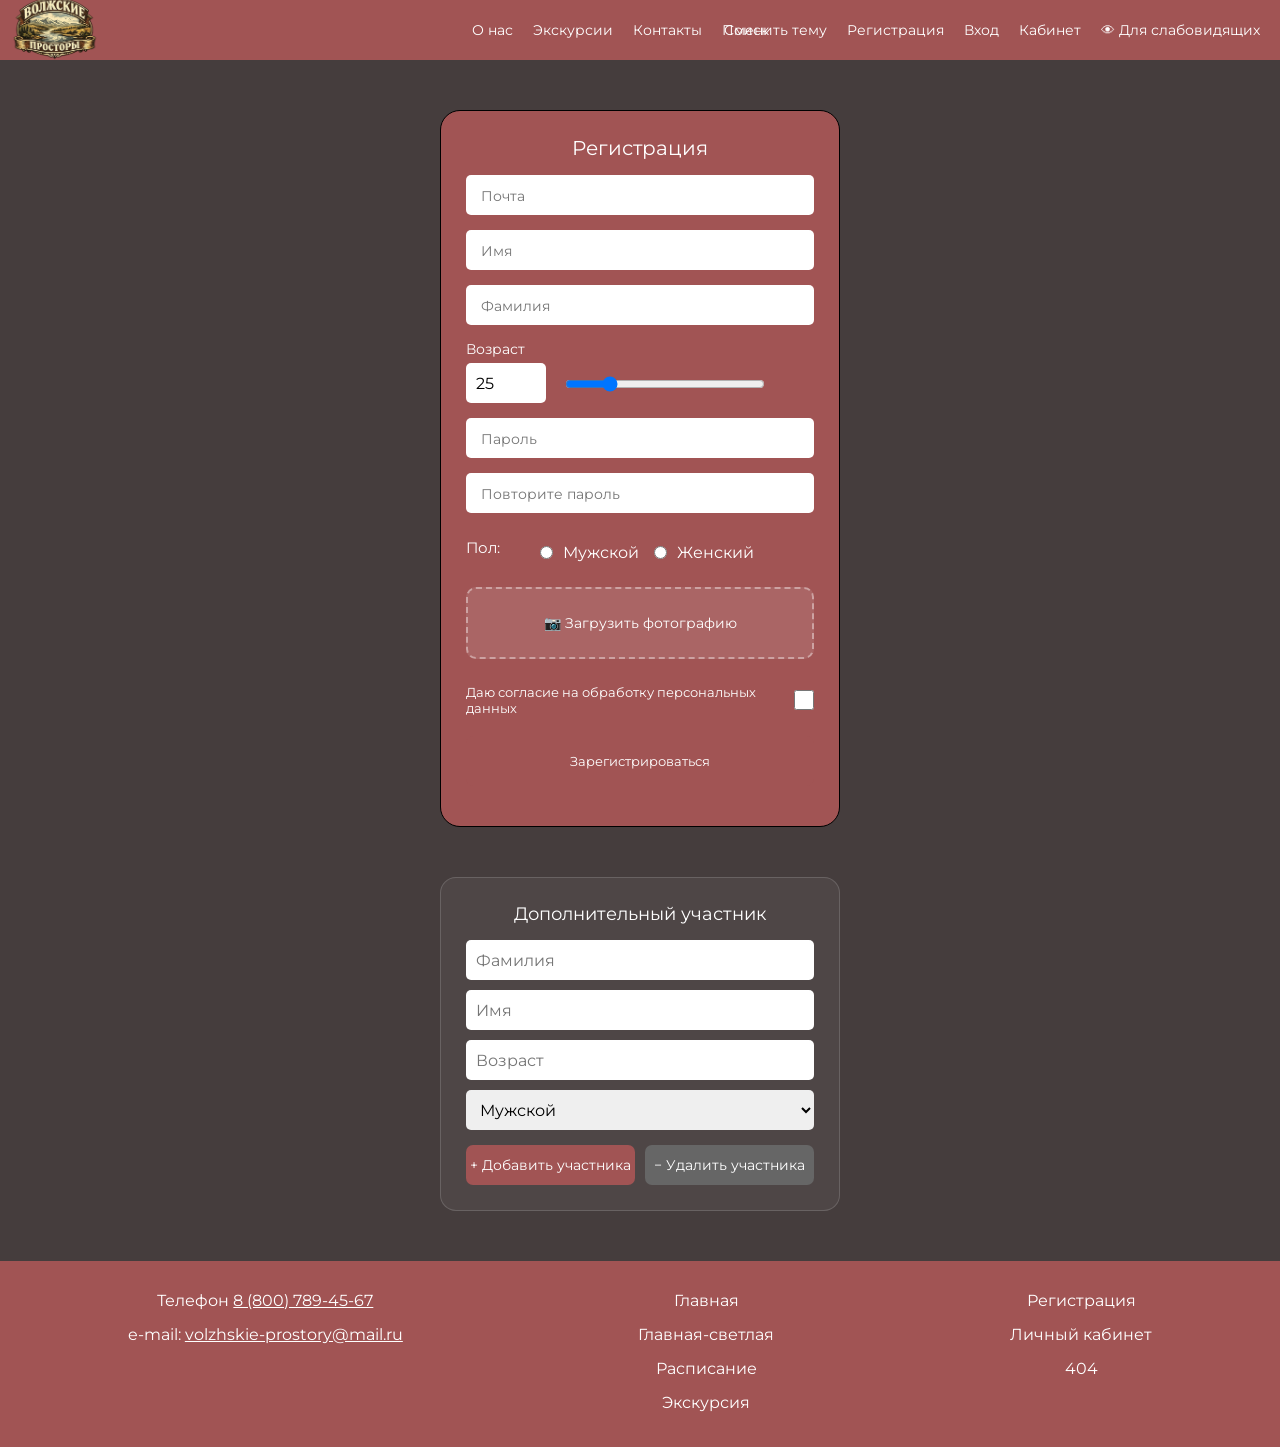
<file: registration.html>
<!DOCTYPE html>
<html lang="ru">

<head>
    <meta charset="UTF-8">
    <meta name="viewport" content="width=device-width, initial-scale=1.0">
    <title>Регистрация — Волжские просторы</title>
    <link rel="stylesheet" href="css/style.css">
    <link rel="stylesheet" href="css/forms.css">
    <link rel="stylesheet" href="css/header.css">
    <link rel="stylesheet" href="css/footer.css">
    <link rel="stylesheet" href="css/responsive.css">
    <link rel="stylesheet" href="css/accessibility.css">
</head>

<body bgcolor="#453d3d">
    <header>
        <div class="headerleft">
            <a class="headerbtn" href="index.html"><img src="img/logo.png" alt="logo" class="logo"></a>
        </div>
        <div class="header_nav">
            <a class="headerbtn" href="index.html#about_us">О нас</a>
            <a class="headerbtn" href="tour.html">Экскурсии</a>
            <a class="headerbtn" href="#contacts">Контакты</a>
            <a class="headerbtn" href="index.html#search">Поиск</a>
        </div>
        <div class="header_right">
            <a class="headerbtn" href="index-light.html">Сменить тему</a>
            <a class="headerbtn" href="registration.html">Регистрация</a>
            <a class="headerbtn" href="login.html">Вход</a>
            <a class="headerbtn" href="account.html">Кабинет</a>
            <a class="headerbtn accessible_btn" href="#" onclick="toggleAccessibility(); return false;">👁 Для слабовидящих</a>
        </div>
        <a class="burger_btn" href="#" onclick="toggleMenu(); return false;">☰</a>
    </header>

    <div class="mobile_menu" id="mobile_menu">
        <a href="index.html#about_us">О нас</a>
        <a href="tour.html">Экскурсии</a>
        <a href="#contacts">Контакты</a>
        <a href="index.html#search">Поиск</a>
        <a href="index-light.html">Сменить тему</a>
        <a href="registration.html">Регистрация</a>
        <a href="login.html">Вход</a>
        <a href="account.html">Кабинет</a>
        <a class="accessible_btn_mobile" href="#" onclick="toggleAccessibility(); return false;">👁 Для слабовидящих</a>
    </div>

    <form>
        <div class="form_container">
            <p>Регистрация</p>
            <input type="email" id="email" placeholder="Почта" required>
            <input type="text" id="name" placeholder="Имя" required>
            <input type="text" id="surname" placeholder="Фамилия" required>

            <div class="age_row">
                <label>Возраст</label>
                <input type="number" id="age" placeholder="Возраст" min="1" max="120" value="25" required>
                <input type="range" id="age_range" min="1" max="120" value="25" oninput="document.getElementById('age').value = this.value">
            </div>

            <input type="password" id="pwd" placeholder="Пароль" required>
            <input type="password" id="pwd_repeat" placeholder="Повторите пароль" required>

            <div class="radio_row">
                <p>Пол: </p>
                <input name="sex" type="radio" value="male" required>
                <label>Мужской</label>
                <input name="sex" type="radio" value="female">
                <label>Женский</label>
            </div>

            <div class="photo_upload">
                <label for="photo_input" class="photo_label">📷 Загрузить фотографию</label>
                <input type="file" id="photo_input" accept="image/*">
            </div>

            <div class="checkbox_row">
                <label for="notify">Даю согласие на обработку персональных данных</label>
                <input type="checkbox" id="notify" required>
            </div>

            <button class="submit_btn">Зарегистрироваться</button>

            <div class="validation_messages">
                <div class="msg_success">✅ Все поля заполнены корректно</div>
                <div class="msg_error">❌ Проверьте правильность введённых данных</div>
                <div class="msg_empty">⚠ Заполните все обязательные поля</div>
            </div>
        </div>
    </form>

    <div class="extra_participant">
        <p>Дополнительный участник</p>
        <div class="extra_fields">
            <input type="text" placeholder="Фамилия">
            <input type="text" placeholder="Имя">
            <input type="number" placeholder="Возраст" min="1" max="120">
            <select>
                <option>Мужской</option>
                <option>Женский</option>
            </select>
        </div>
        <div class="extra_buttons">
            <button class="add_btn">+ Добавить участника</button>
            <button class="remove_btn">− Удалить участника</button>
        </div>
    </div>

    <section id="contacts">
        <footer>
            <div class="footer_container">
                <div class="footer_column1">
                    <span>Телефон <a href="tel:88007894567" style="color:white">8 (800) 789-45-67</a></span>
                    <span>e-mail: <a href="mailto:volzhskie-prostory@mail.ru" style="color:white">volzhskie-prostory@mail.ru</a></span>
                </div>
                <div class="footer_column2">
                    <a href="index.html">Главная</a>
                    <a href="index-light.html">Главная-светлая</a>
                    <a href="schedule.html">Расписание</a>
                    <a href="tour.html">Экскурсия</a>
                </div>
                <div class="footer_column3">
                    <a href="registration.html">Регистрация</a>
                    <a href="account.html">Личный кабинет</a>
                    <a href="404.html">404</a>
                </div>
            </div>
        </footer>
    </section>
    <script src="js/accessibility.js"></script>
    <script src="js/mobile_menu.js"></script>
</body>

</html>
</file>
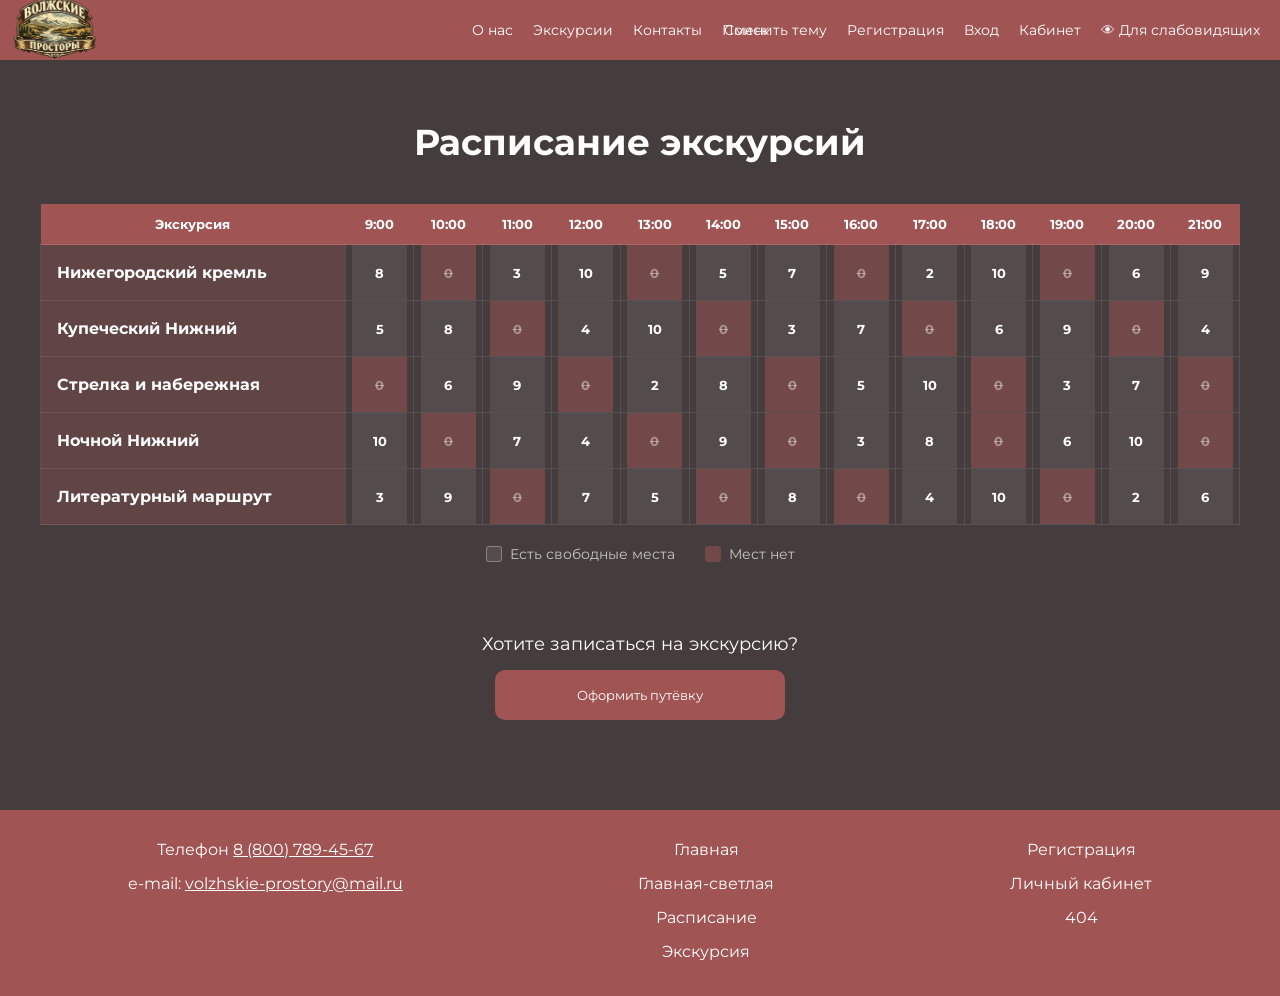
<file: schedule.html>
<!DOCTYPE html>
<html lang="ru">

<head>
    <meta charset="UTF-8">
    <meta name="viewport" content="width=device-width, initial-scale=1.0">
    <title>Расписание экскурсий — Волжские просторы</title>
    <link rel="stylesheet" href="css/style.css">
    <link rel="stylesheet" href="css/header.css">
    <link rel="stylesheet" href="css/footer.css">
    <link rel="stylesheet" href="css/schedule.css">
    <link rel="stylesheet" href="css/responsive.css">
    <link rel="stylesheet" href="css/accessibility.css">
</head>

<body bgcolor="#453d3d">
    <header>
        <div class="headerleft">
            <a class="headerbtn" href="index.html"><img src="img/logo.png" alt="logo" class="logo"></a>
        </div>
        <div class="header_nav">
            <a class="headerbtn" href="index.html#about_us">О нас</a>
            <a class="headerbtn" href="tour.html">Экскурсии</a>
            <a class="headerbtn" href="#contacts">Контакты</a>
            <a class="headerbtn" href="index.html#search">Поиск</a>
        </div>
        <div class="header_right">
            <a class="headerbtn" href="index-light.html">Сменить тему</a>
            <a class="headerbtn" href="registration.html">Регистрация</a>
            <a class="headerbtn" href="login.html">Вход</a>
            <a class="headerbtn" href="account.html">Кабинет</a>
            <a class="headerbtn accessible_btn" href="#" onclick="toggleAccessibility(); return false;">👁 Для слабовидящих</a>
        </div>
        <a class="burger_btn" href="#" onclick="toggleMenu(); return false;">☰</a>
    </header>

    <div class="mobile_menu" id="mobile_menu">
        <a href="index.html#about_us">О нас</a>
        <a href="tour.html">Экскурсии</a>
        <a href="#contacts">Контакты</a>
        <a href="index.html#search">Поиск</a>
        <a href="index-light.html">Сменить тему</a>
        <a href="registration.html">Регистрация</a>
        <a href="login.html">Вход</a>
        <a href="account.html">Кабинет</a>
        <a class="accessible_btn_mobile" href="#" onclick="toggleAccessibility(); return false;">👁 Для слабовидящих</a>
    </div>

    <section class="schedule_section">
        <h1>Расписание экскурсий</h1>
        <div class="schedule_wrapper">
            <table class="schedule_table">
                <thead>
                    <tr>
                        <th>Экскурсия</th>
                        <th>9:00</th>
                        <th>10:00</th>
                        <th>11:00</th>
                        <th>12:00</th>
                        <th>13:00</th>
                        <th>14:00</th>
                        <th>15:00</th>
                        <th>16:00</th>
                        <th>17:00</th>
                        <th>18:00</th>
                        <th>19:00</th>
                        <th>20:00</th>
                        <th>21:00</th>
                    </tr>
                </thead>
                <tbody>
                    <tr>
                        <td>Нижегородский кремль</td>
                        <td><div class="slot available">8</div></td>
                        <td><div class="slot full">0</div></td>
                        <td><div class="slot available">3</div></td>
                        <td><div class="slot available">10</div></td>
                        <td><div class="slot full">0</div></td>
                        <td><div class="slot available">5</div></td>
                        <td><div class="slot available">7</div></td>
                        <td><div class="slot full">0</div></td>
                        <td><div class="slot available">2</div></td>
                        <td><div class="slot available">10</div></td>
                        <td><div class="slot full">0</div></td>
                        <td><div class="slot available">6</div></td>
                        <td><div class="slot available">9</div></td>
                    </tr>
                    <tr>
                        <td>Купеческий Нижний</td>
                        <td><div class="slot available">5</div></td>
                        <td><div class="slot available">8</div></td>
                        <td><div class="slot full">0</div></td>
                        <td><div class="slot available">4</div></td>
                        <td><div class="slot available">10</div></td>
                        <td><div class="slot full">0</div></td>
                        <td><div class="slot available">3</div></td>
                        <td><div class="slot available">7</div></td>
                        <td><div class="slot full">0</div></td>
                        <td><div class="slot available">6</div></td>
                        <td><div class="slot available">9</div></td>
                        <td><div class="slot full">0</div></td>
                        <td><div class="slot available">4</div></td>
                    </tr>
                    <tr>
                        <td>Стрелка и набережная</td>
                        <td><div class="slot full">0</div></td>
                        <td><div class="slot available">6</div></td>
                        <td><div class="slot available">9</div></td>
                        <td><div class="slot full">0</div></td>
                        <td><div class="slot available">2</div></td>
                        <td><div class="slot available">8</div></td>
                        <td><div class="slot full">0</div></td>
                        <td><div class="slot available">5</div></td>
                        <td><div class="slot available">10</div></td>
                        <td><div class="slot full">0</div></td>
                        <td><div class="slot available">3</div></td>
                        <td><div class="slot available">7</div></td>
                        <td><div class="slot full">0</div></td>
                    </tr>
                    <tr>
                        <td>Ночной Нижний</td>
                        <td><div class="slot available">10</div></td>
                        <td><div class="slot full">0</div></td>
                        <td><div class="slot available">7</div></td>
                        <td><div class="slot available">4</div></td>
                        <td><div class="slot full">0</div></td>
                        <td><div class="slot available">9</div></td>
                        <td><div class="slot full">0</div></td>
                        <td><div class="slot available">3</div></td>
                        <td><div class="slot available">8</div></td>
                        <td><div class="slot full">0</div></td>
                        <td><div class="slot available">6</div></td>
                        <td><div class="slot available">10</div></td>
                        <td><div class="slot full">0</div></td>
                    </tr>
                    <tr>
                        <td>Литературный маршрут</td>
                        <td><div class="slot available">3</div></td>
                        <td><div class="slot available">9</div></td>
                        <td><div class="slot full">0</div></td>
                        <td><div class="slot available">7</div></td>
                        <td><div class="slot available">5</div></td>
                        <td><div class="slot full">0</div></td>
                        <td><div class="slot available">8</div></td>
                        <td><div class="slot full">0</div></td>
                        <td><div class="slot available">4</div></td>
                        <td><div class="slot available">10</div></td>
                        <td><div class="slot full">0</div></td>
                        <td><div class="slot available">2</div></td>
                        <td><div class="slot available">6</div></td>
                    </tr>
                </tbody>
            </table>
        </div>
        <div class="legend">
            <div class="legend_item">
                <div class="legend_dot available"></div>
                <span>Есть свободные места</span>
            </div>
            <div class="legend_item">
                <div class="legend_dot full"></div>
                <span>Мест нет</span>
            </div>
        </div>
        <div class="schedule_booking">
            <p>Хотите записаться на экскурсию?</p>
            <a href="account.html"><button>Оформить путёвку</button></a>
        </div>
    </section>

    <section id="contacts">
        <footer>
            <div class="footer_container">
                <div class="footer_column1">
                    <span>Телефон <a href="tel:88007894567" style="color:white">8 (800) 789-45-67</a></span>
                    <span>e-mail: <a href="mailto:volzhskie-prostory@mail.ru" style="color:white">volzhskie-prostory@mail.ru</a></span>
                </div>
                <div class="footer_column2">
                    <a href="index.html">Главная</a>
                    <a href="index-light.html">Главная-светлая</a>
                    <a href="schedule.html">Расписание</a>
                    <a href="tour.html">Экскурсия</a>
                </div>
                <div class="footer_column3">
                    <a href="registration.html">Регистрация</a>
                    <a href="account.html">Личный кабинет</a>
                    <a href="404.html">404</a>
                </div>
            </div>
        </footer>
    </section>
    <script src="js/accessibility.js"></script>
    <script src="js/mobile_menu.js"></script>
</body>

</html>
</file>
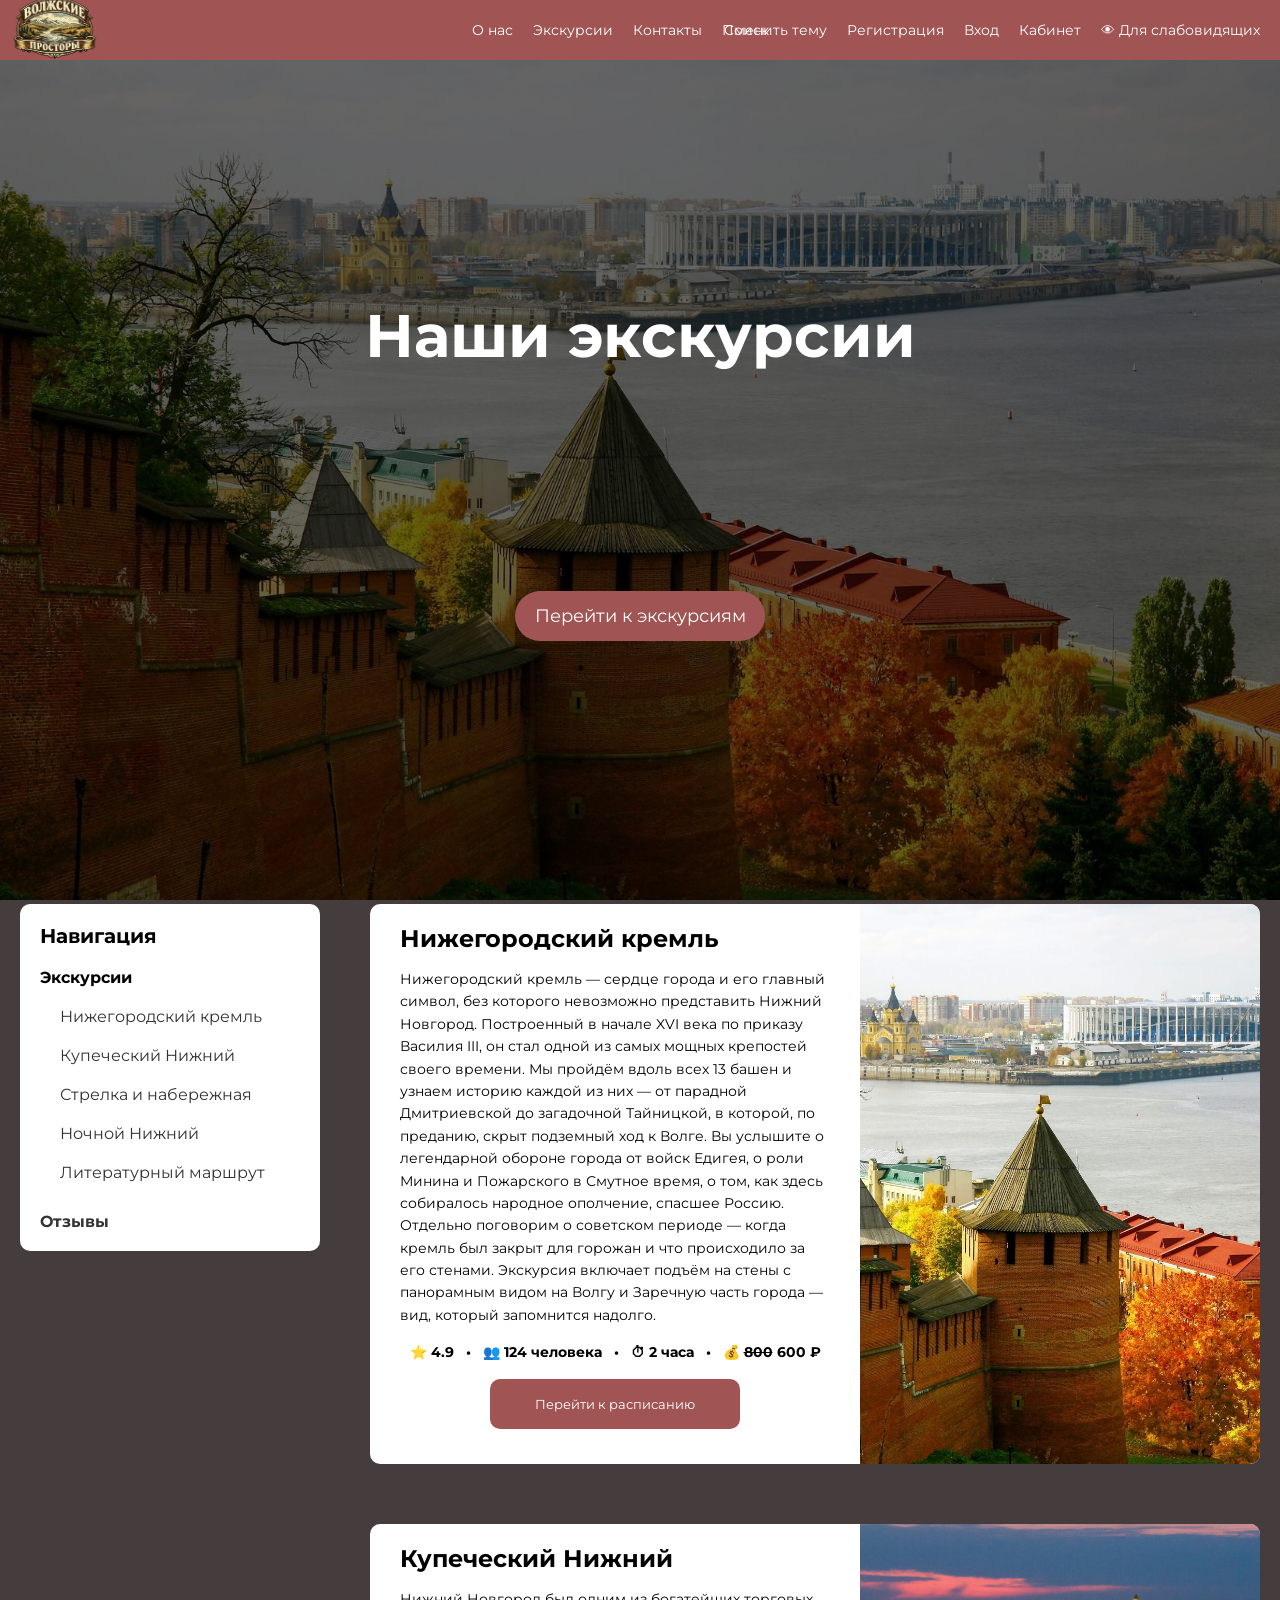
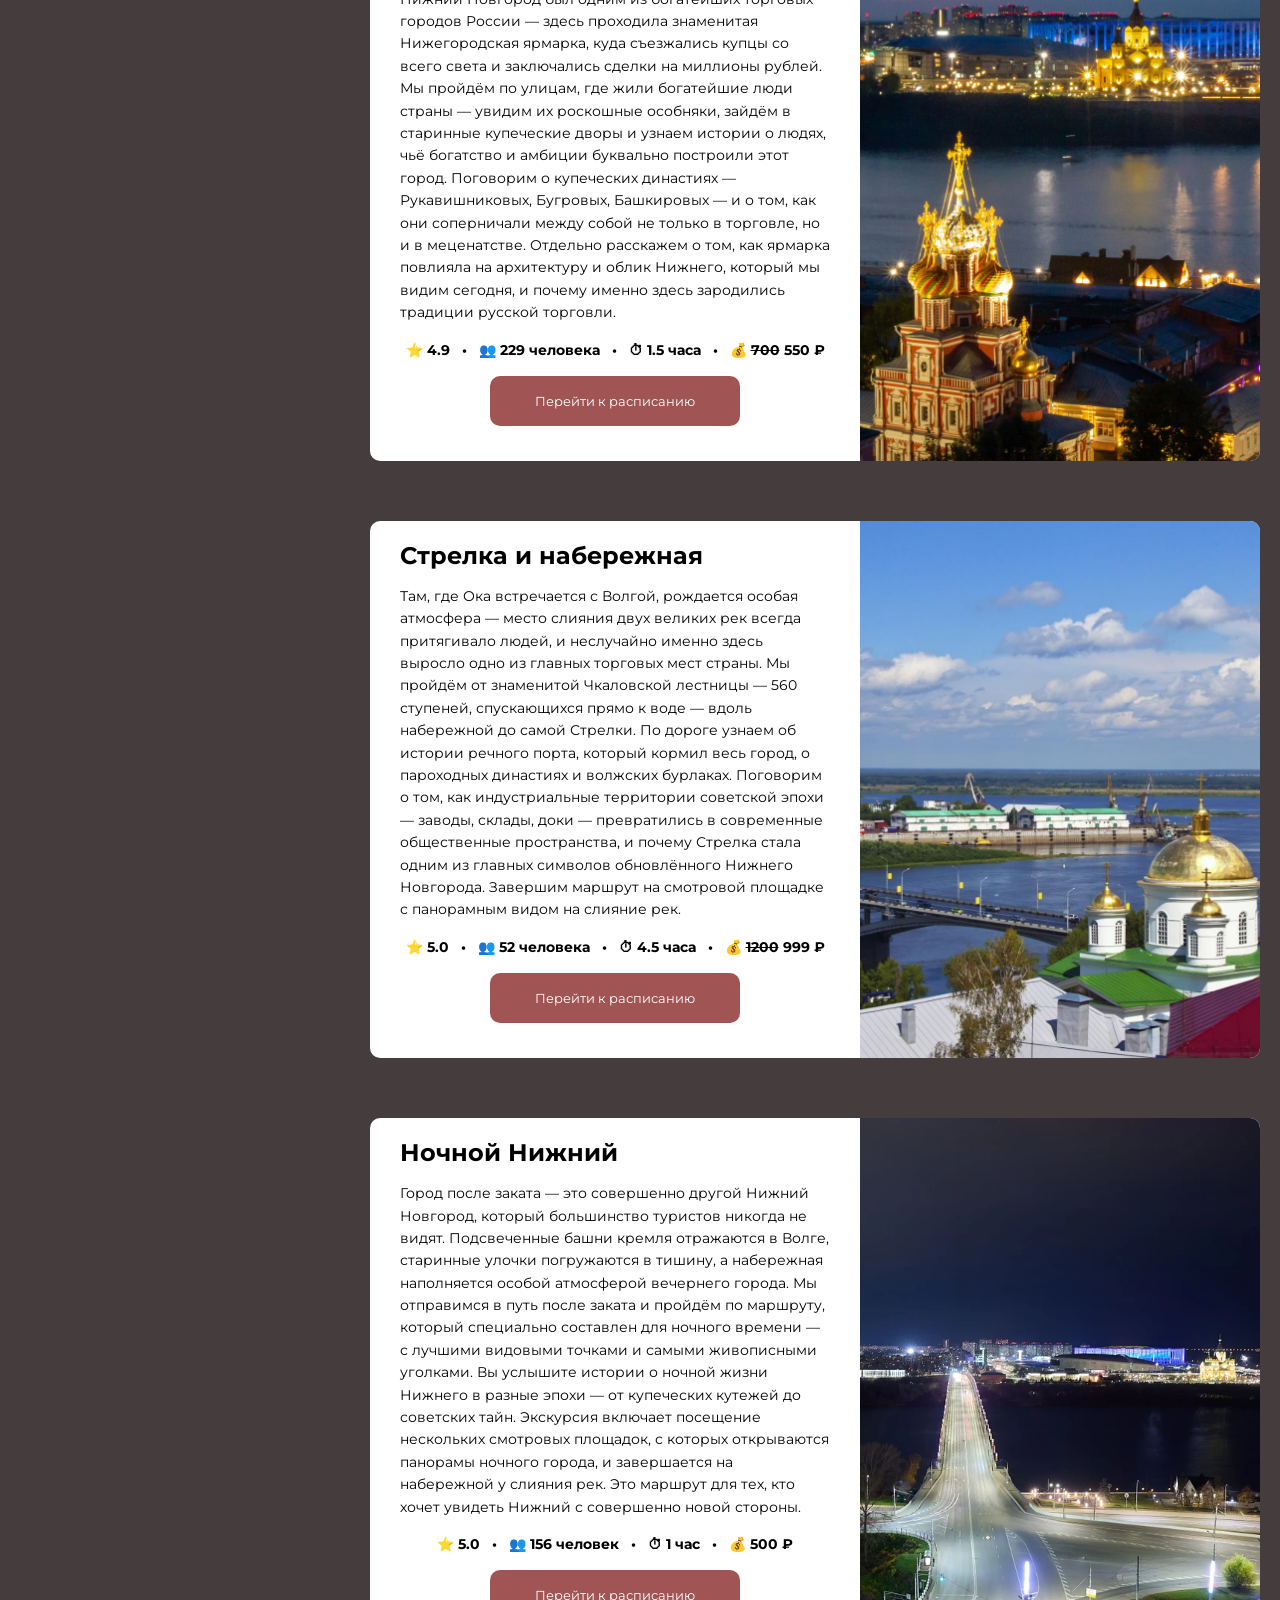
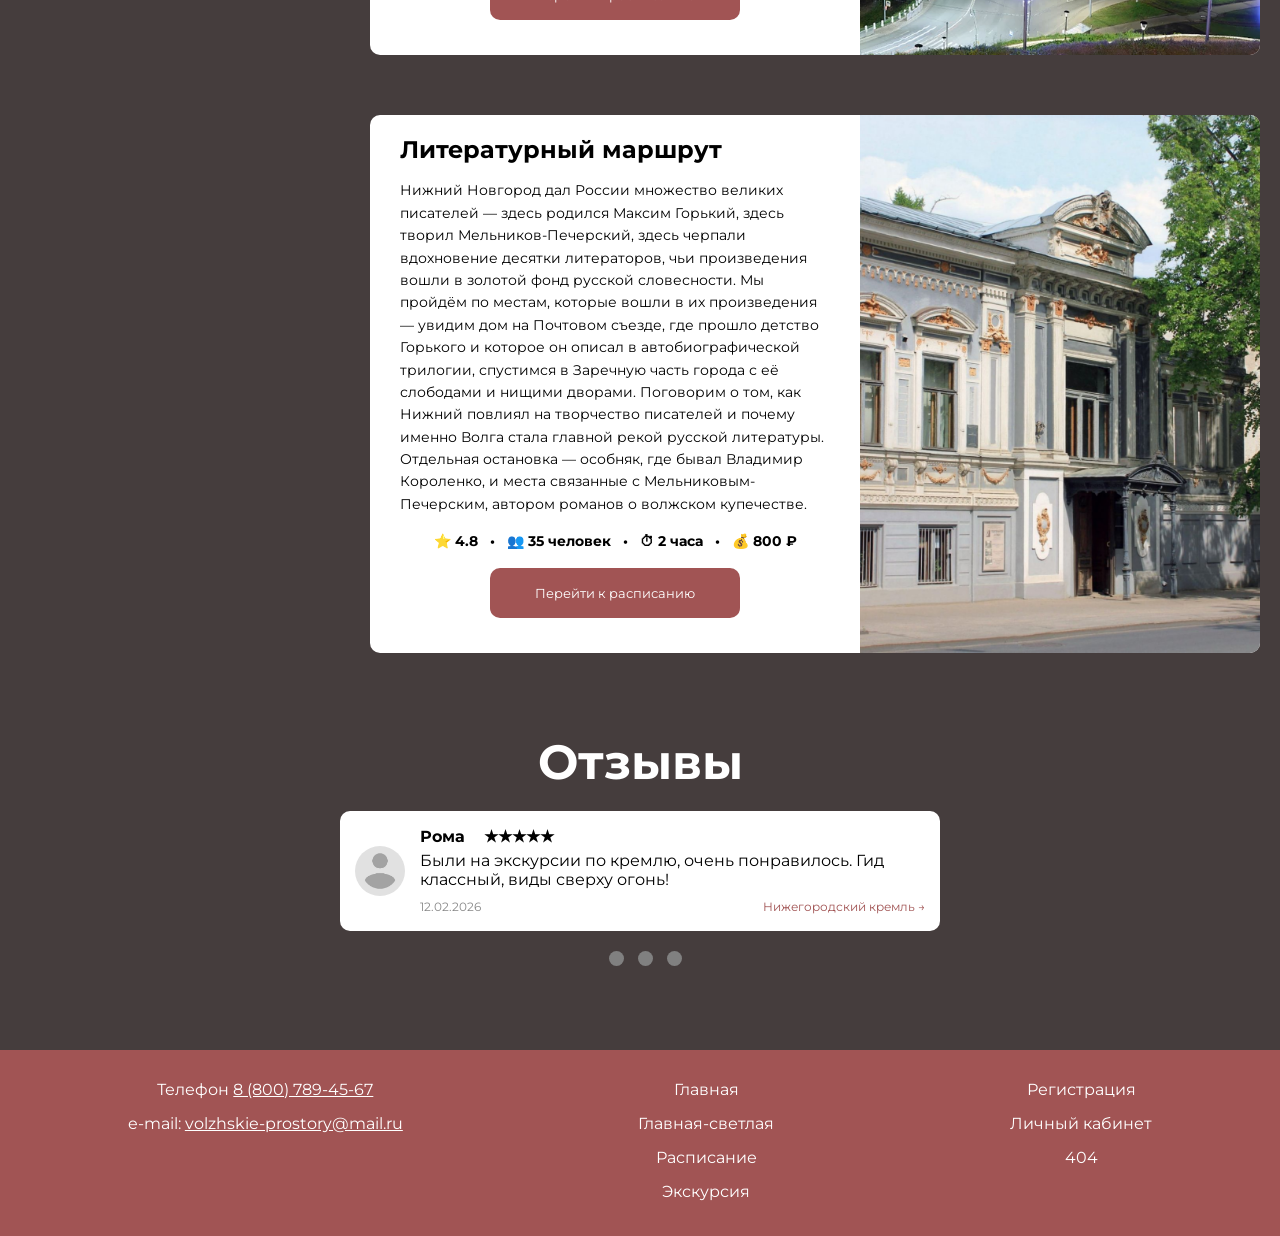
<file: tour.html>
<!DOCTYPE html>
<html lang="ru">

<head>
    <meta charset="UTF-8">
    <meta name="viewport" content="width=device-width, initial-scale=1.0">
    <title>Экскурсии — Волжские просторы</title>
    <link rel="stylesheet" href="css/style.css">
    <link rel="stylesheet" href="css/header.css">
    <link rel="stylesheet" href="css/footer.css">
    <link rel="stylesheet" href="css/tours.css">
    <link rel="stylesheet" href="css/main.css">
    <link rel="stylesheet" href="css/sliders.css">
    <link rel="stylesheet" href="css/responsive.css">
    <link rel="stylesheet" href="css/accessibility.css">
    <link rel="stylesheet" href="css/print.css">
</head>

<body bgcolor="#453d3d">
    <header>
        <div class="headerleft">
            <a class="headerbtn" href="index.html"><img src="img/logo.png" alt="logo" class="logo"></a>
        </div>
        <div class="header_nav">
            <a class="headerbtn" href="index.html#about_us">О нас</a>
            <a class="headerbtn" href="tour.html">Экскурсии</a>
            <a class="headerbtn" href="#contacts">Контакты</a>
            <a class="headerbtn" href="index.html#search">Поиск</a>
        </div>
        <div class="header_right">
            <a class="headerbtn" href="index-light.html">Сменить тему</a>
            <a class="headerbtn" href="registration.html">Регистрация</a>
            <a class="headerbtn" href="login.html">Вход</a>
            <a class="headerbtn" href="account.html">Кабинет</a>
            <a class="headerbtn accessible_btn" href="#" onclick="toggleAccessibility(); return false;">👁 Для
                слабовидящих</a>
        </div>
        <a class="burger_btn" href="#" onclick="toggleMenu(); return false;">☰</a>
    </header>

    <div class="mobile_menu" id="mobile_menu">
        <a href="index.html#about_us">О нас</a>
        <a href="tour.html">Экскурсии</a>
        <a href="#contacts">Контакты</a>
        <a href="index.html#search">Поиск</a>
        <a href="index-light.html">Сменить тему</a>
        <a href="registration.html">Регистрация</a>
        <a href="login.html">Вход</a>
        <a href="account.html">Кабинет</a>
        <a class="accessible_btn_mobile" href="#" onclick="toggleAccessibility(); return false;">👁 Для слабовидящих</a>
    </div>

    <div class="hero">
        <img src="img/2.jpg" class="hero_background">
        <h1 class="about">Наши экскурсии</h1>
        <a href="#tours"><button class="to_trips_btn">Перейти к экскурсиям</button></a>
    </div>

    <section id="tours">
        <div class="tours_container">
            <div class="navigation">
                <h3>Навигация</h3>
                <span>Экскурсии</span>
                <a href="#tour1" class="tour_link">Нижегородский кремль</a>
                <a href="#tour2" class="tour_link">Купеческий Нижний</a>
                <a href="#tour3" class="tour_link">Стрелка и набережная</a>
                <a href="#tour4" class="tour_link">Ночной Нижний</a>
                <a href="#tour5" class="tour_link">Литературный маршрут</a>
                <a href="#reviews" class="review_link">Отзывы</a>
            </div>

            <div class="tour_cards">
                <section id="tour1">
                    <div class="tour_card">
                        <div class="text_container">
                            <h2>Нижегородский кремль</h2>
                            <span>Нижегородский кремль — сердце города и его главный символ, без которого невозможно
                                представить Нижний Новгород. Построенный в начале XVI века по приказу Василия III, он
                                стал одной из самых мощных крепостей своего времени. Мы пройдём вдоль всех 13 башен и
                                узнаем историю каждой из них — от парадной Дмитриевской до загадочной Тайницкой, в
                                которой, по преданию, скрыт подземный ход к Волге. Вы услышите о легендарной обороне
                                города от войск Едигея, о роли Минина и Пожарского в Смутное время, о том, как здесь
                                собиралось народное ополчение, спасшее Россию. Отдельно поговорим о советском периоде —
                                когда кремль был закрыт для горожан и что происходило за его стенами. Экскурсия включает
                                подъём на стены с панорамным видом на Волгу и Заречную часть города — вид, который
                                запомнится надолго.</span>
                            <div class="tour_info">
                                <span>⭐ 4.9</span>
                                <span>•</span>
                                <span>👥 124 человека</span>
                                <span>•</span>
                                <span>⏱ 2 часа</span>
                                <span>•</span>
                                <span>💰 <s>800</s> 600 ₽</span>
                            </div>
                            <div class="btn_container">
                                <a href="schedule.html"><button>Перейти к расписанию</button></a>
                            </div>
                        </div>
                        <div class="img_container">
                            <img src="img/2.jpg">
                        </div>
                    </div>
                    <div class="print_review">
                        <p><b>Отзыв:</b></p>
                        <p>«Потрясающая экскурсия по кремлю! Гид рассказывал так увлекательно, что два часа пролетели
                            незаметно. Особенно впечатлил подъём на стены — вид на Волгу просто невероятный.» — Анна
                            Петрова, 12.02.2026</p>
                    </div>
                </section>
                <section id="tour2">
                    <div class="tour_card">
                        <div class="text_container">
                            <h2>Купеческий Нижний</h2>
                            <span>Нижний Новгород был одним из богатейших торговых городов России — здесь проходила
                                знаменитая Нижегородская ярмарка, куда съезжались купцы со всего света и заключались
                                сделки на миллионы рублей. Мы пройдём по улицам, где жили богатейшие люди страны —
                                увидим их роскошные особняки, зайдём в старинные купеческие дворы и узнаем истории о
                                людях, чьё богатство и амбиции буквально построили этот город. Поговорим о купеческих
                                династиях — Рукавишниковых, Бугровых, Башкировых — и о том, как они соперничали между
                                собой не только в торговле, но и в меценатстве. Отдельно расскажем о том, как ярмарка
                                повлияла на архитектуру и облик Нижнего, который мы видим сегодня, и почему именно здесь
                                зародились традиции русской торговли.</span>
                            <div class="tour_info">
                                <span>⭐ 4.9</span>
                                <span>•</span>
                                <span>👥 229 человека</span>
                                <span>•</span>
                                <span>⏱ 1.5 часа</span>
                                <span>•</span>
                                <span>💰 <s>700</s> 550 ₽</span>
                            </div>
                            <div class="btn_container">
                                <a href="schedule.html"><button>Перейти к расписанию</button></a>
                            </div>
                        </div>
                        <div class="img_container">
                            <img src="img/3.jpg">
                        </div>
                    </div>
                    <div class="print_review">
                        <p><b>Отзыв:</b></p>
                        <p>«Очень понравилась экскурсия «Купеческий Нижний». Узнал много нового о купеческих династиях,
                            было интересно гулять по старинным улочкам.» — Дмитрий Козлов, 28.01.2026</p>
                    </div>
                </section>
                <section id="tour3">
                    <div class="tour_card">
                        <div class="text_container">
                            <h2>Стрелка и набережная</h2>
                            <span>Там, где Ока встречается с Волгой, рождается особая атмосфера — место слияния двух
                                великих рек всегда притягивало людей, и неслучайно именно здесь выросло одно из главных
                                торговых мест страны. Мы пройдём от знаменитой Чкаловской лестницы — 560 ступеней,
                                спускающихся прямо к воде — вдоль набережной до самой Стрелки. По дороге узнаем об
                                истории речного порта, который кормил весь город, о пароходных династиях и волжских
                                бурлаках. Поговорим о том, как индустриальные территории советской эпохи — заводы,
                                склады, доки — превратились в современные общественные пространства, и почему Стрелка
                                стала одним из главных символов обновлённого Нижнего Новгорода. Завершим маршрут на
                                смотровой площадке с панорамным видом на слияние рек.</span>
                            <div class="tour_info">
                                <span>⭐ 5.0</span>
                                <span>•</span>
                                <span>👥 52 человека</span>
                                <span>•</span>
                                <span>⏱ 4.5 часа</span>
                                <span>•</span>
                                <span>💰 <s>1200</s> 999 ₽</span>
                            </div>
                            <div class="btn_container">
                                <a href="schedule.html"><button>Перейти к расписанию</button></a>
                            </div>
                        </div>
                        <div class="img_container">
                            <img src="img/1.jpeg">
                        </div>
                    </div>
                    <div class="print_review">
                        <p><b>Отзыв:</b></p>
                        <p>«Невероятная прогулка! Стрелка оставила незабываемые впечатления, особенно панорама на
                            слияние рек.» — Елена Смирнова, 05.03.2026</p>
                    </div>
                </section>
                <section id="tour4">
                    <div class="tour_card">
                        <div class="text_container">
                            <h2>Ночной Нижний</h2>
                            <span>Город после заката — это совершенно другой Нижний Новгород, который большинство
                                туристов никогда не видят. Подсвеченные башни кремля отражаются в Волге, старинные
                                улочки погружаются в тишину, а набережная наполняется особой атмосферой вечернего
                                города. Мы отправимся в путь после заката и пройдём по маршруту, который специально
                                составлен для ночного времени — с лучшими видовыми точками и самыми живописными
                                уголками. Вы услышите истории о ночной жизни Нижнего в разные эпохи — от купеческих
                                кутежей до советских тайн. Экскурсия включает посещение нескольких смотровых площадок, с
                                которых открываются панорамы ночного города, и завершается на набережной у слияния рек.
                                Это маршрут для тех, кто хочет увидеть Нижний с совершенно новой стороны.</span>
                            <div class="tour_info">
                                <span>⭐ 5.0</span>
                                <span>•</span>
                                <span>👥 156 человек</span>
                                <span>•</span>
                                <span>⏱ 1 час</span>
                                <span>•</span>
                                <span>💰 500 ₽</span>
                            </div>
                            <div class="btn_container">
                                <a href="schedule.html"><button>Перейти к расписанию</button></a>
                            </div>
                        </div>
                        <div class="img_container">
                            <img src="img/4.webp">
                        </div>
                    </div>
                    <div class="print_review">
                        <p><b>Отзыв:</b></p>
                        <p>«Ночная экскурсия — это нечто особенное! Город в подсветке выглядит волшебно.» — Елена
                            Смирнова, 05.03.2026</p>
                    </div>
                </section>
                <section id="tour5">
                    <div class="tour_card">
                        <div class="text_container">
                            <h2>Литературный маршрут</h2>
                            <span>Нижний Новгород дал России множество великих писателей — здесь родился Максим Горький,
                                здесь творил Мельников-Печерский, здесь черпали вдохновение десятки литераторов, чьи
                                произведения вошли в золотой фонд русской словесности. Мы пройдём по местам, которые
                                вошли в их произведения — увидим дом на Почтовом съезде, где прошло детство Горького и
                                которое он описал в автобиографической трилогии, спустимся в Заречную часть города с её
                                слободами и нищими дворами. Поговорим о том, как Нижний повлиял на творчество писателей
                                и почему именно Волга стала главной рекой русской литературы. Отдельная остановка —
                                особняк, где бывал Владимир Короленко, и места связанные с Мельниковым-Печерским,
                                автором романов о волжском купечестве.</span>
                            <div class="tour_info">
                                <span>⭐ 4.8</span>
                                <span>•</span>
                                <span>👥 35 человек</span>
                                <span>•</span>
                                <span>⏱ 2 часа</span>
                                <span>•</span>
                                <span>💰 800 ₽</span>
                            </div>
                            <div class="btn_container">
                                <a href="schedule.html"><button>Перейти к расписанию</button></a>
                            </div>
                        </div>
                        <div class="img_container">
                            <img src="img/5.jpeg">
                        </div>
                    </div>
                    <div class="print_review">
                        <p><b>Отзыв:</b></p>
                        <p>«Прекрасный маршрут для любителей литературы! Чувствуешь историю на каждом шагу.» — Дмитрий
                            Козлов, 28.01.2026</p>
                    </div>
                </section>
            </div>
        </div>
    </section>

    <section id="reviews">
        <div class="reviews">
            <h1>Отзывы</h1>
            <div class="reviews_slider">
                <input type="radio" name="reviews_radio" id="review1" class="slider_radio" checked>
                <input type="radio" name="reviews_radio" id="review2" class="slider_radio">
                <input type="radio" name="reviews_radio" id="review3" class="slider_radio">
                <div class="reviews_slides">
                    <div class="review_slide">
                        <img src="img/avatar.jpg" alt="Аватар">
                        <div class="review_text">
                            <div class="review_header">
                                <span>Рома</span>
                                <span>★★★★★</span>
                            </div>
                            <span>Были на экскурсии по кремлю, очень понравилось. Гид классный, виды сверху
                                огонь!</span>
                            <div class="review_footer">
                                <span class="review_date">12.02.2026</span>
                                <a href="#tour1">Нижегородский кремль →</a>
                            </div>
                        </div>
                    </div>
                    <div class="review_slide">
                        <img src="img/avatar.jpg" alt="Аватар">
                        <div class="review_text">
                            <div class="review_header">
                                <span>Дима</span>
                                <span>★★★★☆</span>
                            </div>
                            <span>Ходили на «Купеческий Нижний». Прикольно было по старым улицам гулять. Хочу ещё на
                                ночную.</span>
                            <div class="review_footer">
                                <span class="review_date">28.01.2026</span>
                                <a href="#tour2">Купеческий Нижний →</a>
                            </div>
                        </div>
                    </div>
                    <div class="review_slide">
                        <img src="img/avatar.jpg" alt="Аватар">
                        <div class="review_text">
                            <div class="review_header">
                                <span>Егор</span>
                                <span>★★★★★</span>
                            </div>
                            <span>Ночная экскурсия топ! Город в подсветке вообще другой. Точно ещё приду.</span>
                            <div class="review_footer">
                                <span class="review_date">05.03.2026</span>
                                <a href="#tour4">Ночной Нижний →</a>
                            </div>
                        </div>
                    </div>
                </div>
                <div class="controls">
                    <label for="review1"></label>
                    <label for="review2"></label>
                    <label for="review3"></label>
                </div>
            </div>
        </div>
    </section>

    <section id="contacts">
        <footer>
            <div class="footer_container">
                <div class="footer_column1">
                    <span>Телефон <a href="tel:88007894567" style="color:white">8 (800) 789-45-67</a></span>
                    <span>e-mail: <a href="mailto:volzhskie-prostory@mail.ru"
                            style="color:white">volzhskie-prostory@mail.ru</a></span>
                </div>
                <div class="footer_column2">
                    <a href="index.html">Главная</a>
                    <a href="index-light.html">Главная-светлая</a>
                    <a href="schedule.html">Расписание</a>
                    <a href="tour.html">Экскурсия</a>
                </div>
                <div class="footer_column3">
                    <a href="registration.html">Регистрация</a>
                    <a href="account.html">Личный кабинет</a>
                    <a href="404.html">404</a>
                </div>
            </div>
        </footer>
    </section>
    <script src="js/accessibility.js"></script>
    <script src="js/mobile_menu.js"></script>
</body>

</html>
</file>
<file: css/style.css>
@font-face {
  font-family: 'Montserrat';
  src: url('../fonts/Montserrat-Regular.ttf') format('truetype');
  font-weight: 400;
}

@font-face {
  font-family: 'Montserrat';
  src: url('../fonts/Montserrat-Bold.ttf') format('truetype');
  font-weight: 700;
}

html {
  scroll-behavior: smooth;
}

* {
  box-sizing: border-box;
  margin: 0;
  padding: 0;
}

body {
  font-family: 'Montserrat', sans-serif;
  font-weight: 400;
  background-color: #453d3d;
}

button {
  background-color: rgb(161, 84, 84);
  border-radius: 10px;
  height: 50px;
  width: 290px;
  color: white;
  border: 0;
  cursor: pointer;
  font-family: 'Montserrat', sans-serif;
  transition: background-color 0.3s;
}

button:hover {
  background-color: #c0392b;
}

h1 {
  color: white;
  font-size: 48px;
  text-align: center;
}

a {
  transition: opacity 0.3s;
}

a:hover {
  opacity: 0.8;
}
</file>
<file: css/header.css>
header {
  display: flex;
  justify-content: space-between;
  align-items: center;
  background-color: rgb(161, 84, 84);
  height: 60px;
  width: 100%;
  padding: 0 10px;
  position: sticky;
  top: 0;
  z-index: 100;
}

header .headerbtn:first-child {
  margin-left: -30px;
}

.headerbtn {
  border: none;
  color: white;
  cursor: pointer;
  margin-left: 10px;
  margin-right: 10px;
  text-decoration: none;
  font-size: 14px;
}


.header_nav {
  position: absolute;
  left: 50%;
  transform: translateX(-50%);
  display: flex;
  align-items: center;
}

.header_right {
  display: flex;
  align-items: center;
}

.burger_btn {
  display: none;
  color: white;
  font-size: 28px;
  text-decoration: none;
  padding: 5px 10px;
}

.mobile_menu {
  display: none;
  flex-direction: column;
  background-color: rgb(161, 84, 84);
  padding: 15px 20px;
  position: sticky;
  top: 60px;
  z-index: 99;
}

.mobile_menu.open {
  display: flex;
}

.mobile_menu a {
  color: white;
  text-decoration: none;
  padding: 10px 0;
  border-bottom: 1px solid rgba(255, 255, 255, 0.2);
}

header img {
  margin-top: 2px;
  width: 150px;
  height: 100px;
}
</file>
<file: css/footer.css>
footer {
  background-color: rgb(161, 84, 84);
  color: white;
  padding: 10px;
  width: 100%;
}

.footer_container {
  padding-top: 20px;
  padding-bottom: 20px;
  text-align: center;
  display: flex;
  justify-content: space-around;
}

.footer_column1 {
  display: flex;
  flex-direction: column;
  justify-content: flex-start;
  gap: 15px;
  margin-bottom: 5px;
}

.footer_column2 {
  display: flex;
  flex-direction: column;
  justify-content: flex-start;
  gap: 15px;
  margin-bottom: 5px;
}

.footer_column2 a {
  color: white;
  text-decoration: none;
}

.footer_column2 a:hover {
  text-decoration: underline;
}

.footer_column3 {
  display: flex;
  flex-direction: column;
  justify-content: flex-start;
  gap: 15px;
  margin-bottom: 5px;
}

.footer_column3 a {
  color: white;
  text-decoration: none;
}

.footer_column3 a:hover {
  text-decoration: underline;
}
</file>
<file: css/sliders.css>
.hot_trips h1 {
    font-size: 48px;
    color: white;
    text-align: center;
}

.hot_trips_slider {
    width: 900px;
    max-width: 100%;
    margin: 0 auto;
    overflow: hidden;
}

.hot_trips_slides {
    display: flex;
    width: 300%;
    transition: transform 1s ease;
}

.hot_trips_slide {
    width: calc(100% / 6);
    flex-shrink: 0;
}

.hot_trips_slide img {
    height: 540px;
    width: 100%;
    object-fit: cover;
    display: block;
}

.hot_trip_block {
    display: flex;
    flex-direction: column;
    align-items: flex-start;
    background: white;
    height: 540px;
    padding: 40px;
    color: black;
    box-sizing: border-box;
    width: calc(100% / 6);
    flex-shrink: 0;
}

.hot_trip_block button {
    background-color: rgb(161, 84, 84);
    border-radius: 10px;
    height: 50px;
    width: 200px;
    color: white;
}

.hot_trip_block h2 {
    margin-bottom: 10px;
    font-size: 22px;
}

.hot_trip_block a {
    margin-top: auto;
}

.hot_trip_block p {
    margin-top: 10px;
    margin-bottom: 10px;
    line-height: 1.6;
    font-size: 14px;
}

.hot_section {
    display: flex;
    flex-direction: column;
    align-items: center;
    gap: 12px;
    margin-bottom: 30px;
}

.hot_section span {
    color: white;
    font-weight: bold;
    font-size: 20px;
}

.hot_badge {
    background: linear-gradient(90deg, #c0392b, #e74c3c);
    color: white;
    padding: 8px 50px;
    width: auto;
    margin-bottom: 10px;
    border-radius: 20px;
    font-size: 50px;
    font-weight: bold;
}

.timer_block {
    display: flex;
    margin-top: 20px;
    align-items: center;
    gap: 12px;
}

.timer_label {
    font-size: 14px;
    color: rgba(255,255,255,0.7);
}

.timer_digits {
    display: flex;
    align-items: center;
    gap: 6px;
}

.timer_unit {
    display: flex;
    flex-direction: column;
    align-items: center;
    background: rgba(255,255,255,0.1);
    border-radius: 8px;
    padding: 8px 14px;
    min-width: 50px;
}

.timer_unit span:first-child {
    font-size: 28px;
    font-weight: bold;
    color: white;
    line-height: 1;
}

.timer_unit_label {
    font-size: 8px;
    color: rgba(255,255,255,0.6);
    margin-top: 2px;
}

.timer_sep {
    font-size: 24px;
    font-weight: bold;
    color: white;
    margin-bottom: 12px;
}

.slider_radio {
    display: none;
}

#hot_trips_slide1:checked ~ .hot_trips_slides {
    transform: translateX(0%);
}

#hot_trips_slide2:checked ~ .hot_trips_slides {
    transform: translateX(-33.33%);
}

#hot_trips_slide3:checked ~ .hot_trips_slides {
    transform: translateX(-66.66%);
}

.reviews {
    display: flex;
    flex-direction: column;
    padding: 60px 0;
}

.reviews h1 {
    font-size: 48px;
    color: white;
    text-align: center;
    margin-bottom: 20px;
}

.reviews_slider {
    width: 600px;
    max-width: 100%;
    margin: 0 auto;
    overflow: hidden;
}

.reviews_slides {
    display: flex;
    width: 300%;
    transition: transform 1s ease;
}

.review_slide {
    display: flex;
    flex-direction: row;
    align-items: center;
    gap: 15px;
    width: calc(100% / 3);
    background-color: white;
    border-radius: 10px;
    min-height: 120px;
    padding: 15px;
    flex-shrink: 0;
    box-sizing: border-box;
}

.review_text {
    display: flex;
    flex-direction: column;
    gap: 5px;
    flex: 1;
}

.review_header span {
    margin-right: 15px;
    font-weight: bold;
}

.review_slide img {
    height: 50px;
    width: 50px;
    border-radius: 50%;
    object-fit: cover;
    flex-shrink: 0;
}

#review1:checked ~ .reviews_slides {
    transform: translateX(0);
}

#review2:checked ~ .reviews_slides {
    transform: translateX(-33.33%);
}

#review3:checked ~ .reviews_slides {
    transform: translateX(-66.66%);
}

.controls {
    text-align: center;
    margin-top: 10px;
}

.controls label {
    display: inline-block;
    width: 15px;
    height: 15px;
    background: grey;
    border-radius: 100%;
    margin-top: 10px;
    margin-left: 10px;
    cursor: pointer;
}

.controls label:hover {
    background: rgb(161, 84, 84);
}
</file>
<file: css/main.css>
.hero {
    position: relative;
}

.hero h1 {
    color: white;
    position: absolute;
    font-size: 60px;
    top: 50%;
    left: 50%;
    transform: translate(-50%, -180%);
    width: 80%;
    padding: 20px;
    text-align: center;
}

.hero_logo {
    position: absolute;
    top: 35%;
    left: 50%;
    transform: translate(-50%, -60%);
    width: 50%;
    height: auto;
    z-index: 2;
    filter: none;
}

.hero span {
    color: white;
    position: absolute;
    font-size: 22px;
    top: 50%;
    left: 50%;
    transform: translate(-50%, -60%);
    width: 70%;
    padding: 20px;
    text-align: center;
    animation: fadeUp 1s ease 0.3s both;
}

.hero div {
    display: flex;
    gap: 50px;
    color: white;
    position: absolute;
    font-size: 22px;
    top: 70%;
    left: 50%;
    transform: translate(-50%, 60%);
    width: 70%;
    text-align: center;
    justify-content: center;
    font-weight: 700;
}

.hero_background {
    filter: brightness(40%);
    width: 100%;
    height: calc(100vh - 60px);
    object-fit: cover;
}

.to_trips_btn {
    position: absolute;
    top: 57%;
    left: 50%;
    transform: translate(-50%, 100%);
    background-color: rgb(161, 84, 84);
    border-radius: 30px;
    border: none;
    font-size: large;
    color: white;
    height: 50px;
    width: 250px;
}

.about_us h1 {
    font-size: 48px;
    color: white;
    text-align: center;
    margin-bottom: 30px;
}

#about_us {
    padding: 60px 0;
}

.about_us_content {
    display: flex;
    flex-direction: column;
    align-items: center;
    gap: 30px;
    max-width: 1200px;
    margin: 0 auto;
    padding: 0 20px;
}

.about_us_img {
    width: 100%;
}

.about_us_img img {
    width: 100%;
    height: 350px;
    object-fit: cover;
    border-radius: 16px;
}

.about_us_container {
    display: flex;
    justify-content: center;
    gap: 30px;
    flex-wrap: wrap;
    width: 100%;
}

.about_us_card {
    display: flex;
    flex-direction: column;
    gap: 20px;
    text-align: center;
    width: 250px;
    background: rgba(255, 255, 255, 0.05);
    border: 1px solid rgba(255, 255, 255, 0.15);
    border-radius: 16px;
    color: white;
    padding: 30px;
    transition: transform 0.3s;
}

.about_us_card:hover {
    transform: translateY(-5px);
}

.about_us_card h2 {
    font-size: 20px;
    width: 100%;
    text-align: center;
}

.welcome_section {
    max-width: 900px;
    margin: 0 auto;
    padding: 60px 30px;
    text-align: center;
    color: white;
}

#hot_trips {
    padding: 60px 0;
}

#trips {
    padding: 60px 0;
}

.welcome_section h1 {
    margin-bottom: 25px;
}

.welcome_section p {
    font-size: 16px;
    line-height: 1.8;
    color: rgba(255, 255, 255, 0.85);
}

.trips_container {
    display: grid;
    grid-template-columns: repeat(3, 1fr);
    gap: 30px;
    max-width: 1100px;
    margin: 50px auto 100px;
    padding: 0 20px;
}

.trips_container img {
    height: 200px;
    width: 100%;
    object-fit: cover;
    border-radius: 10px 10px 0 0;
}

.trip_card {
    display: flex;
    flex-direction: column;
    background: rgba(255, 255, 255, 0.05);
    border: 1px solid rgba(255, 255, 255, 0.15);
    border-radius: 10px;
    color: white;
    padding: 5px;
    transition: transform 0.3s;
}

.trip_card:hover {
    transform: translateY(-5px);
}

.trip_card h2 {
    padding: 10px;
    font-size: 18px;
}

.trip_card span {
    padding: 10px;
    font-size: 14px;
}

.trip_card a {
    margin-top: auto;
}

.trip_card button {
    width: 100%;
    border-radius: 0 0 10px 10px;
}

.card_info {
    display: flex;
    gap: 20px;
    padding: 10px;
    font-weight: bold;
    font-size: 14px;
    margin-top: auto;
}

.search_section {
    max-width: 700px;
    margin: 0 auto;
    padding: 60px 20px;
    text-align: center;
}

#reviews {
    padding: 20px 0;
}

#auth {
    padding: 20px 0;
}

#subscribe {
    padding: 20px 0;
}

.search_section h1 {
    margin-bottom: 30px;
}

.search_form {
    display: flex;
    gap: 10px;
    justify-content: center;
}

.search_form input {
    flex: 1;
    height: 50px;
    border-radius: 10px;
    border: none;
    padding: 0 15px;
    font-size: 16px;
    font-family: 'Montserrat', sans-serif;
}

.search_form button {
    width: 150px;
}

.auth_section {
    max-width: 400px;
    margin: 0 auto;
    padding: 60px 20px;
    text-align: center;
}

.auth_section h1 {
    margin-bottom: 25px;
    font-size: 32px;
}

.auth_form {
    background: linear-gradient(135deg, rgb(161, 84, 84) 100%, rgb(254, 219, 219) 10%);
    border-radius: 20px;
    padding: 30px;
    border: 1px solid rgba(0, 0, 0, 0.3);
}

.auth_form input {
    width: 100%;
    height: 40px;
    margin-top: 15px;
    font-size: 16px;
    border: none;
    border-radius: 5px;
    padding-left: 10px;
    font-family: 'Montserrat', sans-serif;
}

.auth_form .submit_btn {
    margin-top: 20px;
    height: 45px;
    width: 100%;
    border-radius: 7px;
    display: block;
    cursor: pointer;
}

.forgot_link {
    display: block;
    margin-top: 15px;
    color: white;
    font-size: 14px;
}

.subscribe_section {
    max-width: 500px;
    margin: 0 auto;
    padding: 60px 20px;
    text-align: center;
    color: white;
}

.subscribe_section h1 {
    margin-bottom: 10px;
    font-size: 32px;
}

.subscribe_section>p {
    color: rgba(255, 255, 255, 0.7);
    margin-bottom: 25px;
}

.subscribe_form {
    display: flex;
    flex-direction: column;
    gap: 15px;
    align-items: center;
}

.subscribe_form input[type="email"] {
    width: 100%;
    height: 45px;
    border-radius: 10px;
    border: none;
    padding: 0 15px;
    font-size: 16px;
    font-family: 'Montserrat', sans-serif;
}

.subscribe_checkbox {
    display: flex;
    align-items: center;
    gap: 10px;
    font-size: 13px;
}

.subscribe_checkbox input {
    width: 18px;
    height: 18px;
}

.subscribe_form .submit_btn {
    width: 200px;
    height: 45px;
    border-radius: 10px;
}

.slider_rating {
    font-size: 14px;
    margin-top: 5px;
    margin-bottom: 10px;
}

.review_footer {
    display: flex;
    justify-content: space-between;
    align-items: center;
    margin-top: 5px;
    font-size: 12px;
}

.review_date {
    color: #888;
}

.review_footer a {
    color: rgb(161, 84, 84);
    text-decoration: none;
    font-size: 12px;
}

.review_footer a:hover {
    text-decoration: underline;
}
</file>
<file: css/responsive.css>
@media screen and (max-width: 796px) {

    .header_nav,
    .header_right {
        display: none;
    }

    .burger_btn {
        display: block;
    }

    .hero h1 {
        font-size: 32px;
        transform: translate(-50%, -120%);
    }

    .hero span {
        font-size: 16px;
        transform: translate(-50%, -50%);
    }

    .hero div {
        font-size: 14px;
        gap: 15px;
        top: 75%;
        left: 50%;
        transform: translate(-50%, 0);
        flex-wrap: wrap;
        justify-content: center;
    }

    .about_us_content {
        flex-direction: column;
        align-items: center;
    }

    .about_us_img img {
        width: 100%;
        max-width: 350px;
        height: 250px;
    }

    .about_us_container {
        flex-direction: column;
        align-items: center;
    }

    .about_us_card {
        width: 90%;
    }

    .trips_container {
        grid-template-columns: 1fr;
        padding: 0 15px;
    }

    .hot_trips_slider {
        width: 100%;
    }

    .hot_trips_slides {
        width: 300%;
    }

    .hot_trip_block {
        padding: 20px;
        height: auto;
        min-height: 300px;
        width: calc(140% / 6);
    }


    .hot_trip_block button {
        width: 150%;
        height: 150%;
    }

    .hot_trips_slide {
        width: calc(80% / 6);
    }

    .hot_trips_slide img {
        width: 80%;
        height: 100%;
        object-fit: cover;
    }

    #hot_trips_slide1:checked~.hot_trips_slides {
        transform: translateX(0%);
    }

    #hot_trips_slide2:checked~.hot_trips_slides {
        transform: translateX(-36.66%);
    }

    #hot_trips_slide3:checked~.hot_trips_slides {
        transform: translateX(-73.33%);
    }

    .hot_badge {
        font-size: 28px;
        padding: 8px 25px;
    }

    .hot_section span {
        font-size: 16px;
        text-align: center;
        padding: 0 10px;
    }

    .timer_block {
        flex-direction: column;
    }

    .timer_digits {
        flex-wrap: wrap;
        justify-content: center;
    }

    .reviews_slider {
        width: 100%;
        padding: 0 10px;
        box-sizing: border-box;
    }

    .reviews_slides {
        width: 300%;
    }

    .review_slide {
        flex-direction: column;
        height: auto;
        padding: 15px;
    }

    .search_form {
        flex-direction: column;
    }

    .search_form button {
        width: 100%;
    }

    .tours_container {
        flex-direction: column;
        gap: 20px;
        padding: 0 10px;
    }

    .navigation {
        display: none;
    }

    .tour_card {
        flex-direction: column;
        width: 100%;
        height: auto;
    }

    .tour_card img {
        width: 100%;
        height: 250px;
        object-fit: cover;
    }

    .text_container {
        margin: 10px;
    }

    .schedule_wrapper {
        overflow-x: auto;
    }

    .footer_container {
        flex-direction: column;
        gap: 20px;
        align-items: center;
    }

    .form_container {
        width: 90%;
    }

    .account_section {
        flex-direction: column;
        align-items: center;
    }

    .account_form_container {
        width: 90%;
    }

    .auth_section {
        padding: 40px 15px;
    }

    .subscribe_section {
        padding: 40px 15px;
    }

    .welcome_section {
        padding: 40px 15px;
    }

    .accessible_btn_mobile {
        display: block;
        text-align: center;
        padding: 10px;
        background: rgba(255, 255, 255, 0.1);
        border-radius: 5px;
        margin-top: 5px;
    }

    .schedule_booking {
        flex-direction: column;
        padding: 0 10px;
    }

    .schedule_booking button {
        width: 100%;
    }
}
</file>
<file: css/accessibility.css>
body.accessible {
    background-color: #fff !important;
    color: #000 !important;
    font-size: 20px !important;
}

body.accessible * {
    font-size: inherit !important;
    color: #000 !important;
    background-color: #fff !important;
    border-color: #000 !important;
    background-image: none !important;
}

body.accessible header {
    background-color: #000 !important;
}

body.accessible header * {
    color: #fff !important;
    background-color: #000 !important;
}

body.accessible footer {
    background-color: #000 !important;
}

body.accessible footer * {
    color: #fff !important;
    background-color: #000 !important;
}

body.accessible .hero img {
    filter: grayscale(100%) brightness(60%);
}

body.accessible .mobile_menu {
    background-color: #000 !important;
}

body.accessible .mobile_menu a {
    color: #fff !important;
    background-color: #000 !important;
}

body.accessible h1,
body.accessible h2,
body.accessible h3 {
    font-size: 28px !important;
}

body.accessible p,
body.accessible span,
body.accessible a,
body.accessible label,
body.accessible td,
body.accessible th {
    font-size: 20px !important;
}

body.accessible button {
    background-color: #000 !important;
    color: #fff !important;
    font-size: 20px !important;
    border: 2px solid #000 !important;
}

body.accessible input,
body.accessible select {
    font-size: 20px !important;
    border: 2px solid #000 !important;
}

body.accessible .about_us_card,
body.accessible .trip_card,
body.accessible .review_slide,
body.accessible .tour_card {
    border: 2px solid #000 !important;
}

body.accessible .hot_badge {
    background: #000 !important;
    color: #fff !important;
}

body.accessible .accessible_btn {
    text-decoration: underline;
}
</file>
<file: css/account.css>
.account_section {
    padding: 60px 40px;
    color: white;
    display: flex;
    gap: 60px;
    justify-content: center;
    flex-wrap: wrap;
}

.account_info {
    display: flex;
    flex-direction: column;
    align-items: center;
    gap: 15px;
}

.account_avatar {
    width: 120px;
    height: 120px;
    border-radius: 50%;
    background-color: rgb(161, 84, 84);
    display: flex;
    align-items: center;
    justify-content: center;
    font-size: 48px;
}

.account_name {
    font-size: 22px;
    font-weight: bold;
}

.account_email {
    font-size: 14px;
    color: rgba(255,255,255,0.6);
}

.account_form_container {
    background: linear-gradient(135deg, rgb(161, 84, 84) 100%, rgb(254, 219, 219) 10%);
    width: 400px;
    border-radius: 20px;
    padding: 30px;
    border: 1px solid black;
}

.account_form_container p {
    color: white;
    text-align: center;
    font-size: 20px;
    margin-bottom: 20px;
}

.account_form_container select,
.account_form_container input {
    margin-top: 15px;
    font-size: 16px;
    height: 40px;
    width: 100%;
    border-radius: 5px;
    border: none;
    padding-left: 10px;
    box-sizing: border-box;
}

.account_form_container label {
    color: white;
    display: block;
    margin-top: 15px;
    font-size: 14px;
}
</file>
<file: css/forms.css>
.form_container {
  background: linear-gradient(135deg, rgb(161, 84, 84) 100%, rgb(254, 219, 219) 10%);
  width: 400px;
  max-width: 90%;
  border-radius: 20px;
  padding: 25px;
  border: 1px solid black;
  margin: 0 auto;
  margin-top: 50px;
  margin-bottom: 50px;
}

.form_container p {
  color: white;
  text-align: center;
  font-size: 20px;
}

.form_container input[type="text"],
.form_container input[type="email"],
.form_container input[type="password"] {
  margin-top: 15px;
  font-size: 16px;
  height: 40px;
  width: 100%;
  border: none;
  border-radius: 5px;
  padding-left: 10px;
  font-family: 'Montserrat', sans-serif;
}

.form_container input::placeholder {
  font-size: 14px;
  padding-left: 5px;
}

.form_container input[type="radio"] {
  height: auto;
  width: auto;
}

.submit_btn {
  margin-top: 20px;
  height: 50px;
  width: 100%;
  border-radius: 7px;
  display: block;
  cursor: pointer;
}

.radio_row {
  display: flex;
  align-items: center;
  gap: 0px;
  margin-top: 25px;
}

.radio_row label {
  color: white;
  display: block;
}

.radio_row p {
  font-size: 15px;
  color: white;
  margin-right: 25px;
  margin-bottom: 10px;
}

.radio_row input {
  height: 20px;
  width: 20px;
  margin: 0;
  margin-left: 15px;
  margin-right: 10px;
}

.checkbox_row {
  display: flex;
  align-items: center;
  gap: 10px;
  margin-top: 25px;
}

.checkbox_row label {
  color: white;
  display: block;
  font-size: 13px;
}

.checkbox_row input {
  height: 20px;
  width: 20px;
  flex-shrink: 0;
}

.age_row {
  margin-top: 15px;
  color: white;
}

.age_row label {
  font-size: 14px;
  display: block;
  margin-bottom: 5px;
}

.age_row input[type="number"] {
  height: 40px;
  width: 80px;
  font-size: 16px;
  border: none;
  border-radius: 5px;
  padding-left: 10px;
  font-family: 'Montserrat', sans-serif;
}

.age_row input[type="range"] {
  width: 200px;
  margin-left: 15px;
  vertical-align: middle;
}

.photo_upload {
  margin-top: 20px;
}

.photo_upload input[type="file"] {
  display: none;
}

.photo_label {
  display: block;
  background: rgba(255,255,255,0.1);
  border: 2px dashed rgba(255,255,255,0.4);
  border-radius: 10px;
  padding: 25px;
  text-align: center;
  color: white;
  cursor: pointer;
  font-size: 14px;
  transition: background 0.3s;
}

.photo_label:hover {
  background: rgba(255,255,255,0.2);
}

.validation_messages {
  margin-top: 15px;
  text-align: center;
  font-size: 13px;
}

.msg_success {
  color: #2ecc71;
  display: none;
}

.msg_error {
  color: #e74c3c;
  display: none;
}

.msg_empty {
  color: #f39c12;
  display: none;
}

.form_container:invalid .msg_empty {
  display: block;
}

.extra_participant {
  max-width: 400px;
  margin: 30px auto 50px;
  background: rgba(255,255,255,0.05);
  border: 1px solid rgba(255,255,255,0.15);
  border-radius: 16px;
  padding: 25px;
  color: white;
}

.extra_participant p {
  text-align: center;
  font-size: 18px;
  margin-bottom: 15px;
}

.extra_fields {
  display: flex;
  flex-direction: column;
  gap: 10px;
}

.extra_fields input,
.extra_fields select {
  height: 40px;
  border: none;
  border-radius: 5px;
  padding-left: 10px;
  font-size: 16px;
  font-family: 'Montserrat', sans-serif;
}

.extra_buttons {
  display: flex;
  gap: 10px;
  margin-top: 15px;
}

.add_btn {
  flex: 1;
  height: 40px;
  width: auto;
  font-size: 14px;
  border-radius: 7px;
}

.remove_btn {
  flex: 1;
  height: 40px;
  width: auto;
  font-size: 14px;
  background-color: #666;
  border-radius: 7px;
}
</file>
<file: css/schedule.css>
.schedule_section {
    padding: 60px 40px;
    color: white;
}

.schedule_section h1 {
    text-align: center;
    font-size: 36px;
    margin-bottom: 40px;
}

.schedule_wrapper {
    overflow-x: auto;
}

.schedule_table {
    width: 100%;
    border-collapse: collapse;
    min-width: 900px;
}

.schedule_table th {
    background-color: rgb(161, 84, 84);
    color: white;
    padding: 12px 8px;
    text-align: center;
    font-size: 13px;
    white-space: nowrap;
}

.schedule_table td {
    border: 1px solid rgba(255, 255, 255, 0.1);
    text-align: center;
    vertical-align: middle;
    padding: 0;
}

.schedule_table tr td:first-child {
    padding: 12px 16px;
    text-align: left;
    background-color: rgba(161, 84, 84, 0.3);
    font-weight: bold;
    white-space: nowrap;
    min-width: 180px;
}

.slot {
    width: 55px;
    height: 55px;
    display: flex;
    align-items: center;
    justify-content: center;
    font-size: 13px;
    font-weight: bold;
    margin: auto;
}

.slot.available {
    background-color: rgba(255, 255, 255, 0.08);
    color: white;
}

.slot.full {
    background-color: rgba(161, 84, 84, 0.5);
    color: rgba(255, 255, 255, 0.4);
    text-decoration: line-through;
}

.legend {
    display: flex;
    gap: 30px;
    justify-content: center;
    margin-top: 20px;
    font-size: 14px;
    color: rgba(255,255,255,0.7);
}

.legend_item {
    display: flex;
    align-items: center;
    gap: 8px;
}

.legend_dot {
    width: 16px;
    height: 16px;
    border-radius: 3px;
}

.legend_dot.available { background-color: rgba(255,255,255,0.08); border: 1px solid rgba(255,255,255,0.3); }
.legend_dot.full { background-color: rgba(161, 84, 84, 0.5); }

.schedule_booking {
    display: flex;
    flex-direction: column;
    align-items: center;
    gap: 15px;
    margin-top: 40px;
    padding: 30px;
}

.schedule_booking p {
    color: white;
    font-size: 18px;
}
</file>
<file: css/tours.css>
.tours_container {
    display: flex;
    gap: 50px;
    width: 100%;
    padding: 0 20px;
}

.navigation {
    display: flex;
    flex-direction: column;
    gap: 20px;
    text-align: left;
    border-radius: 10px;
    width: 300px;
    min-width: 250px;
    background-color: white;
    position: sticky;
    top: 80px;
    padding: 20px;
    height: fit-content;
}

.navigation h3 {
    font-size: 20px;
    font-weight: bold;
}

.navigation span {
    font-size: 16px;
    font-weight: bold;
}

.tour_link {
    text-decoration: none;
    margin-left: 20px;
    color: #333;
}

.tour_link:hover {
    color: rgb(161, 84, 84);
}

.review_link {
    text-decoration: none;
    margin-top: 10px;
    font-size: 16px;
    font-weight: bold;
    color: #333;
}

.tour_cards {
    display: flex;
    flex-direction: column;
    flex: 1;
    gap: 60px;
}

.tour_card {
    display: flex;
    flex-direction: row;
    background-color: white;
    border-radius: 10px;
    overflow: hidden;
}

.tour_card img {
    height: 100%;
    width: 400px;
    object-fit: cover;
    flex-shrink: 0;
}

.text_container h2 {
    margin-bottom: 15px;
}

.text_container {
    display: flex;
    flex-direction: column;
    flex: 1;
    padding: 20px 30px;
}

.text_container span {
    font-size: 14px;
    line-height: 1.6;
}

.tour_info {
    display: flex;
    flex-direction: row;
    justify-content: center;
    gap: 12px;
    margin-top: 15px;
    font-weight: bold;
    font-size: 14px;
}

.btn_container {
    display: flex;
    flex-direction: row;
    justify-content: center;
    gap: 50px;
    margin-top: auto;
    margin-bottom: 15px;
    padding-top: 15px;
}

.btn_container button {
    width: 250px;
}

.img_container {
    margin-left: auto;
}
</file>
<file: css/print.css>
@media print {
    header,
    footer,
    .navigation,
    .controls,
    .slider_radio,
    .btn_container,
    .burger_btn,
    .mobile_menu {
        display: none !important;
    }

    body {
        background-color: white !important;
        color: black !important;
    }

    * {
        color: black !important;
        background: white !important;
    }

    .tour_card {
        border: 1px solid #ccc !important;
        box-shadow: none !important;
    }

    .tour_card img {
        filter: grayscale(100%) !important;
    }

    h1, h2 {
        color: black !important;
    }

    .tour_info span {
        color: black !important;
    }

    .print_review {
        display: block !important;
        border: 1px solid #ccc;
        padding: 15px;
        margin-top: 20px;
    }
}

.print_review {
    display: none;
}
</file>
